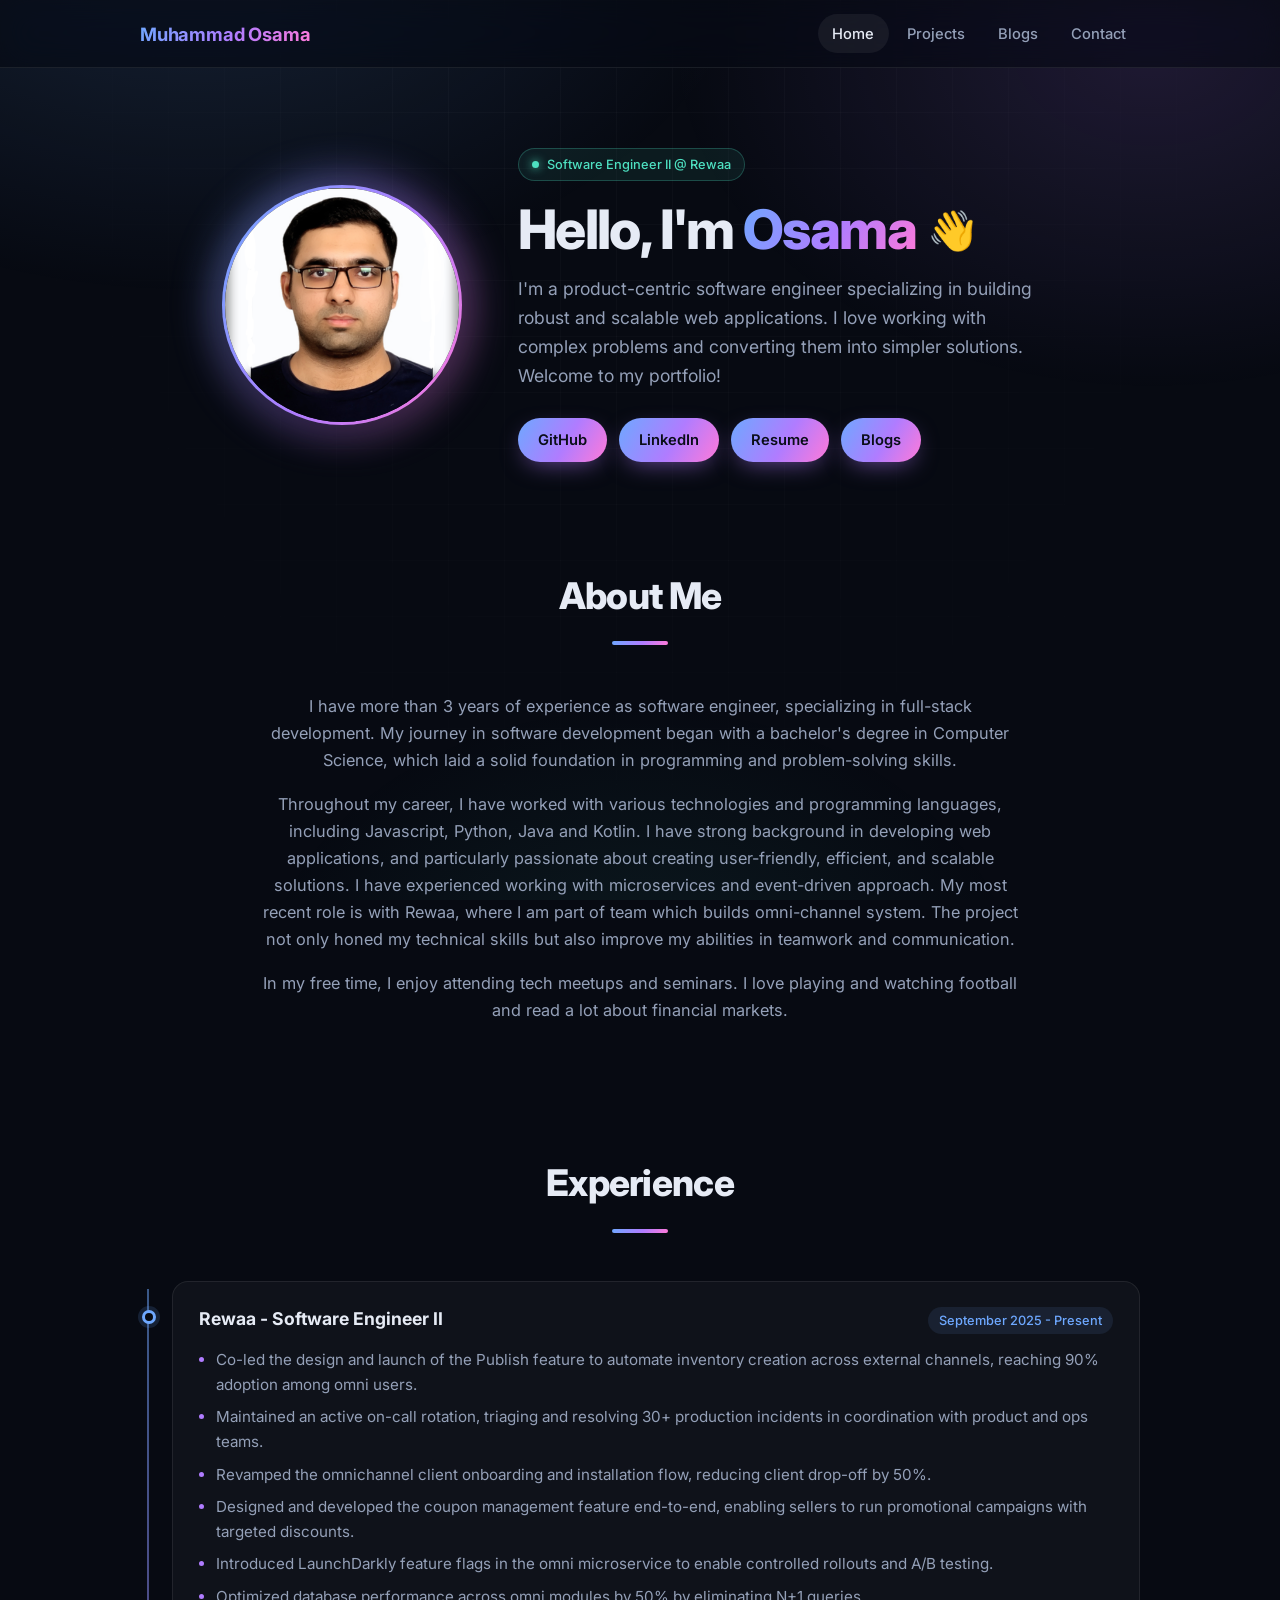
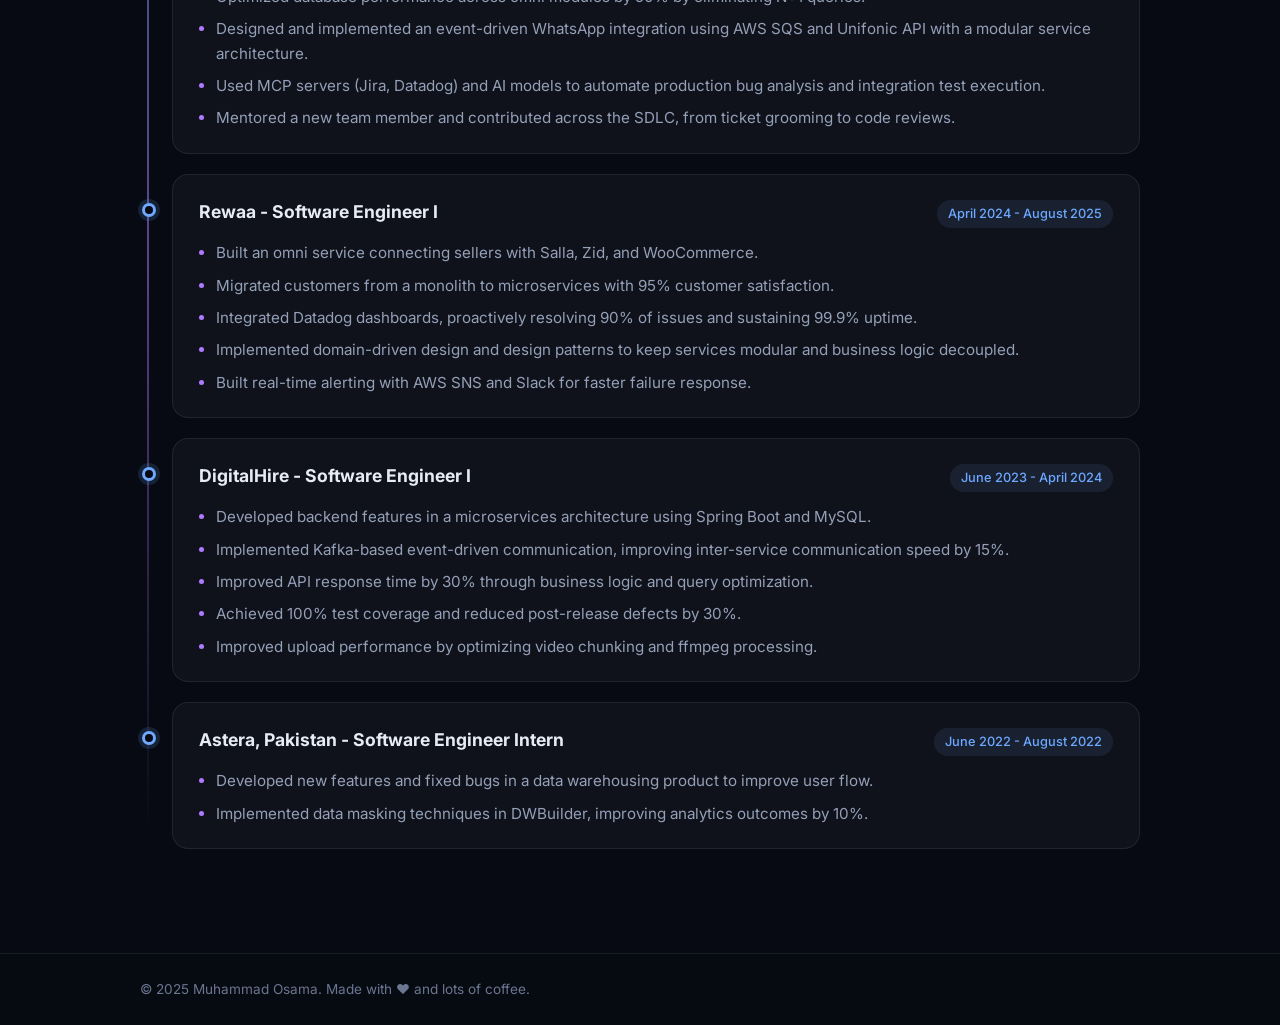
<file: docs/index.html>
<!DOCTYPE html>
<html lang="en">
  <head>
    <meta charset="UTF-8" />
    <meta name="viewport" content="width=device-width, initial-scale=1.0" />
    <title>Muhammad Osama - Software Engineer</title>
    <link rel="preconnect" href="https://fonts.googleapis.com" />
    <link rel="preconnect" href="https://fonts.gstatic.com" crossorigin />
    <link
      href="https://fonts.googleapis.com/css2?family=Inter:wght@400;500;600;700;800&display=swap"
      rel="stylesheet"
    />
    <meta name="theme-color" content="#070a12" />
    <link rel="stylesheet" href="style.css" />
  </head>
  <body>
    <nav>
      <div class="container nav-container">
        <div class="logo">Muhammad Osama</div>

        <ul class="navbar">
          <li><a class="active" href="index.html">Home</a></li>
          <li><a href="projects.html">Projects</a></li>
          <li><a href="blogs.html">Blogs</a></li>
          <li><a href="contact.html">Contact</a></li>
        </ul>
      </div>
    </nav>
    <header class="intro-section container">
      <div class="intro-flex">
        <div class="profile-wrap">
          <img
            src="49d0c488-ae77-48f6-b3bd-8326aa9d37d3.png"
            alt="Muhammad Osama"
            class="profile-pic"
          />
        </div>
        <div class="intro-text">
          <span class="eyebrow">Software Engineer II @ Rewaa</span>
          <div class="greeting">
            <h1>Hello, I'm <span class="name-gradient">Osama</span></h1>
            <span class="wave">👋</span>
          </div>
          <p>
            I'm a product-centric software engineer specializing in building
            robust and scalable web applications. I love working with complex
            problems and converting them into simpler solutions. Welcome to my
            portfolio!
          </p>
          <div class="social-links">
            <a
              href="https://github.com/muhammadosama984"
              target="_blank"
              class="resume-button"
              >GitHub</a
            >
            <a
              href="https://www.linkedin.com/in/muhammadosama984/"
              target="_blank"
              class="resume-button"
              >LinkedIn</a
            >
            <a
              href="Muhammad%20Osama%20CV-3.pdf"
              download="Muhammad-Osama-CV.pdf"
              class="resume-button"
              >Resume</a
            >
            <a href="blogs.html" class="resume-button">Blogs</a>
          </div>
        </div>
      </div>
    </header>


    <section id="about" class="about-section container reveal">
      <h2 class="section-title">About Me</h2>
      <p>
        I have more than 3 years of experience as software engineer,
        specializing in full-stack development. My journey in software
        development began with a bachelor's degree in Computer Science, which
        laid a solid foundation in programming and problem-solving skills.
      </p>
      <p>
        Throughout my career, I have worked with various technologies and
        programming languages, including Javascript, Python, Java and Kotlin. I
        have strong background in developing web applications, and particularly
        passionate about creating user-friendly, efficient, and scalable
        solutions. I have experienced working with microservices and
        event-driven approach. My most recent role is with Rewaa, where I am
        part of team which builds omni-channel system. The project not only
        honed my technical skills but also improve my abilities in teamwork and
        communication.
      </p>
      <p>
        In my free time, I enjoy attending tech meetups and seminars. I love
        playing and watching football and read a lot about financial markets.
      </p>
    </section>

    <section id="experience" class="experience-section container reveal">
      <h2 class="section-title">Experience</h2>
      <div class="experience-list">
        <article class="experience-item reveal">
          <div class="experience-head">
            <h3>Rewaa - Software Engineer II</h3>
            <span>September 2025 - Present</span>
          </div>
          <ul>

            <li>Co-led the design and launch of the Publish feature to automate inventory creation across external channels, reaching 90% adoption among omni users.</li>
            <li>Maintained an active on-call rotation, triaging and resolving 30+ production incidents in coordination with product and ops teams.</li>
            <li>Revamped the omnichannel client onboarding and installation flow, reducing client drop-off by 50%.</li>
            <li>Designed and developed the coupon management feature end-to-end, enabling sellers to run promotional campaigns with targeted discounts.</li>
            <li>Introduced LaunchDarkly feature flags in the omni microservice to enable controlled rollouts and A/B testing.</li>
            <li>Optimized database performance across omni modules by 50% by eliminating N+1 queries.</li>
            <li>Designed and implemented an event-driven WhatsApp integration using AWS SQS and Unifonic API with a modular service architecture.</li>
            <li>Used MCP servers (Jira, Datadog) and AI models to automate production bug analysis and integration test execution.</li>
            <li>Mentored a new team member and contributed across the SDLC, from ticket grooming to code reviews.</li>
          </ul>
        </article>

        <article class="experience-item reveal">
          <div class="experience-head">
            <h3>Rewaa - Software Engineer I</h3>
            <span>April 2024 - August 2025</span>
          </div>
          <ul>
            <li>Built an omni service connecting sellers with Salla, Zid, and WooCommerce.</li>
                        <li>Migrated customers from a monolith to microservices with 95% customer satisfaction.</li>
            <li>Integrated Datadog dashboards, proactively resolving 90% of issues and sustaining 99.9% uptime.</li>
            <li>Implemented domain-driven design and design patterns to keep services modular and business logic decoupled.</li>
            <li>Built real-time alerting with AWS SNS and Slack for faster failure response.</li>
          </ul>
        </article>

        <article class="experience-item reveal">
          <div class="experience-head">
            <h3>DigitalHire - Software Engineer I</h3>
            <span>June 2023 - April 2024</span>
          </div>
          <ul>
            <li>Developed backend features in a microservices architecture using Spring Boot and MySQL.</li>
            <li>Implemented Kafka-based event-driven communication, improving inter-service communication speed by 15%.</li>
            <li>Improved API response time by 30% through business logic and query optimization.</li>
            <li>Achieved 100% test coverage and reduced post-release defects by 30%.</li>
            <li>Improved upload performance by optimizing video chunking and ffmpeg processing.</li>
          </ul>
        </article>

        <article class="experience-item reveal">
          <div class="experience-head">
            <h3>Astera, Pakistan - Software Engineer Intern</h3>
            <span>June 2022 - August 2022</span>
          </div>
          <ul>
            <li>Developed new features and fixed bugs in a data warehousing product to improve user flow.</li>
            <li>Implemented data masking techniques in DWBuilder, improving analytics outcomes by 10%.</li>
          </ul>
        </article>
      </div>
    </section>


    <footer class="main-footer">
      <div class="footer-bottom">
        <div class="container">
          <p>&copy; 2025 Muhammad Osama. Made with ❤️ and lots of coffee.</p>
          <a href="#" id="back-to-top">Back to top ↑</a>
        </div>
      </div>
    </footer>

    <script>
      const revealObserver = new IntersectionObserver(
        (entries) => {
          entries.forEach((entry) => {
            if (entry.isIntersecting) {
              entry.target.classList.add("visible");
              revealObserver.unobserve(entry.target);
            }
          });
        },
        { threshold: 0.12 }
      );
      document
        .querySelectorAll(".reveal")
        .forEach((el) => revealObserver.observe(el));

      const backToTopButton = document.getElementById("back-to-top");

      window.addEventListener("scroll", () => {
        if (window.pageYOffset > 300) {
          backToTopButton.style.display = "block";
        } else {
          backToTopButton.style.display = "none";
        }
      });

      backToTopButton.addEventListener("click", (e) => {
        e.preventDefault();
        window.scrollTo({
          top: 0,
          behavior: "smooth",
        });
      });
    </script>
  </body>
</html>
</file>
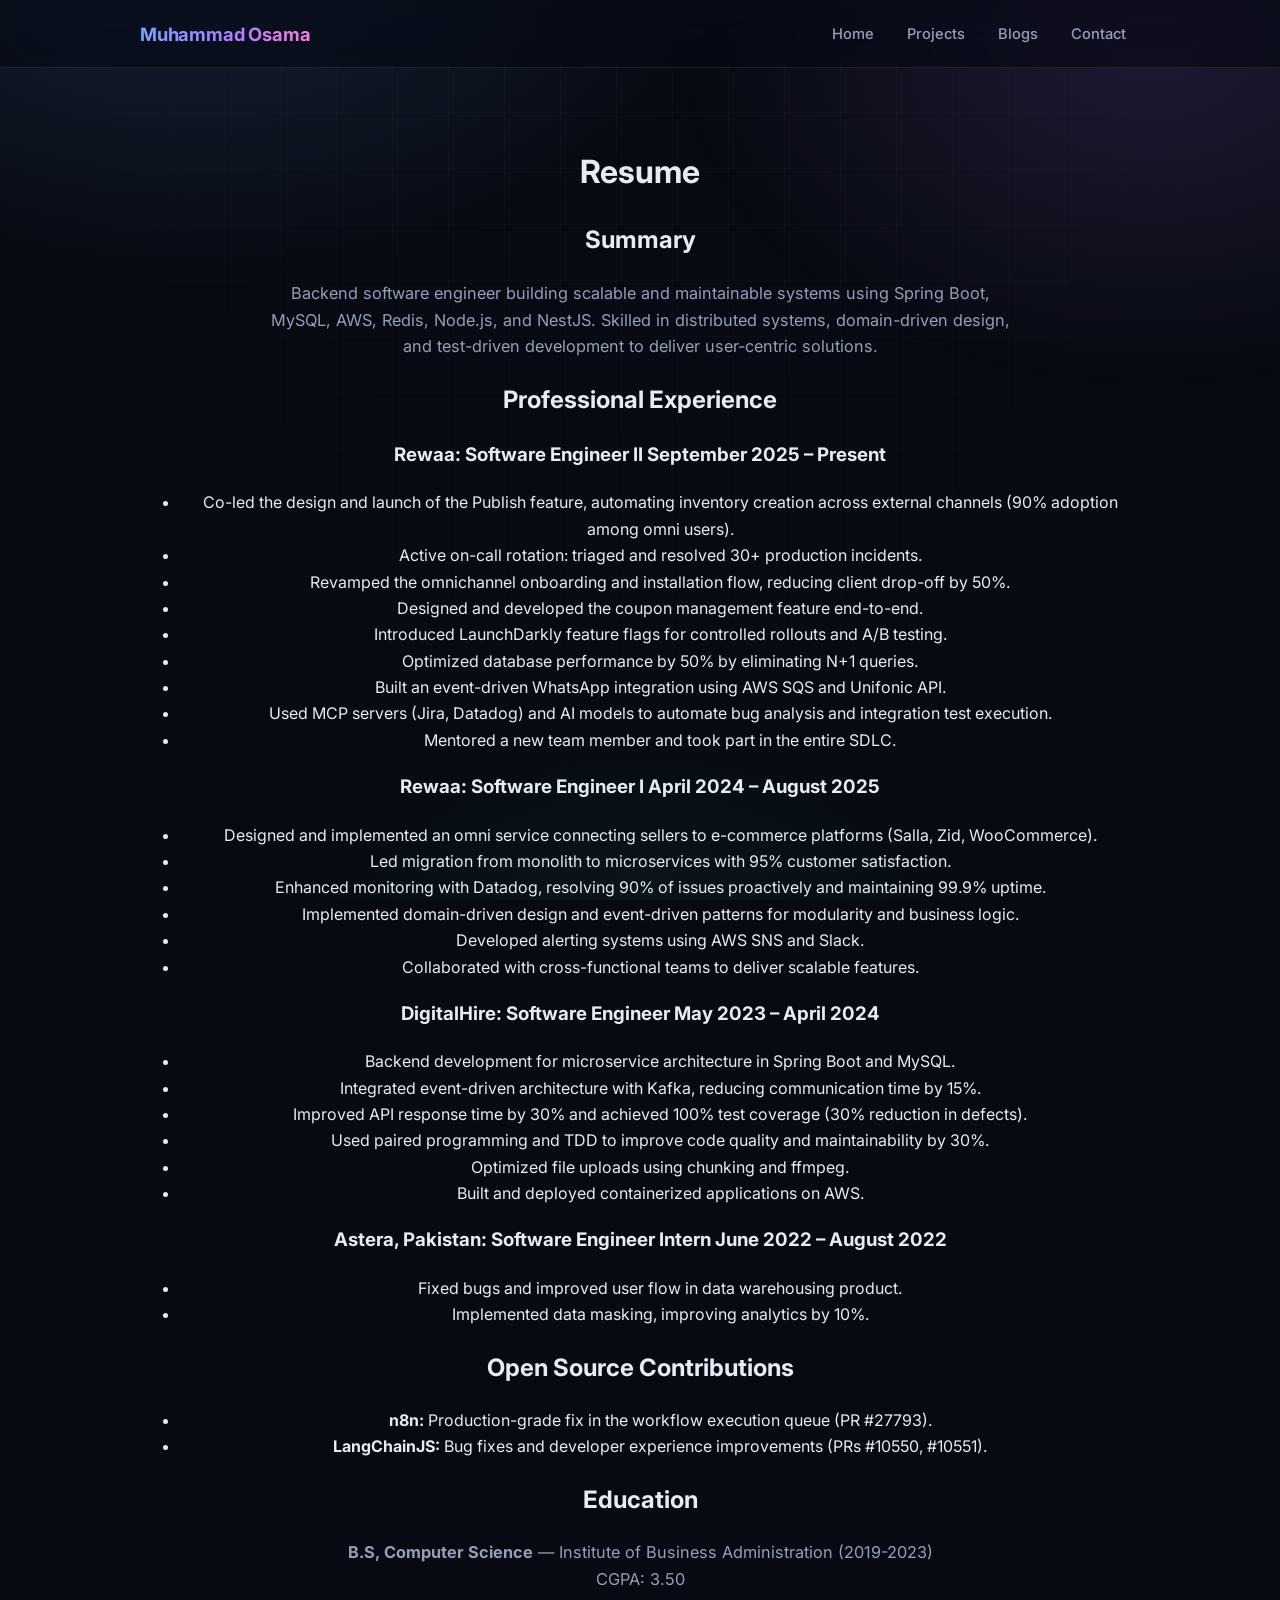
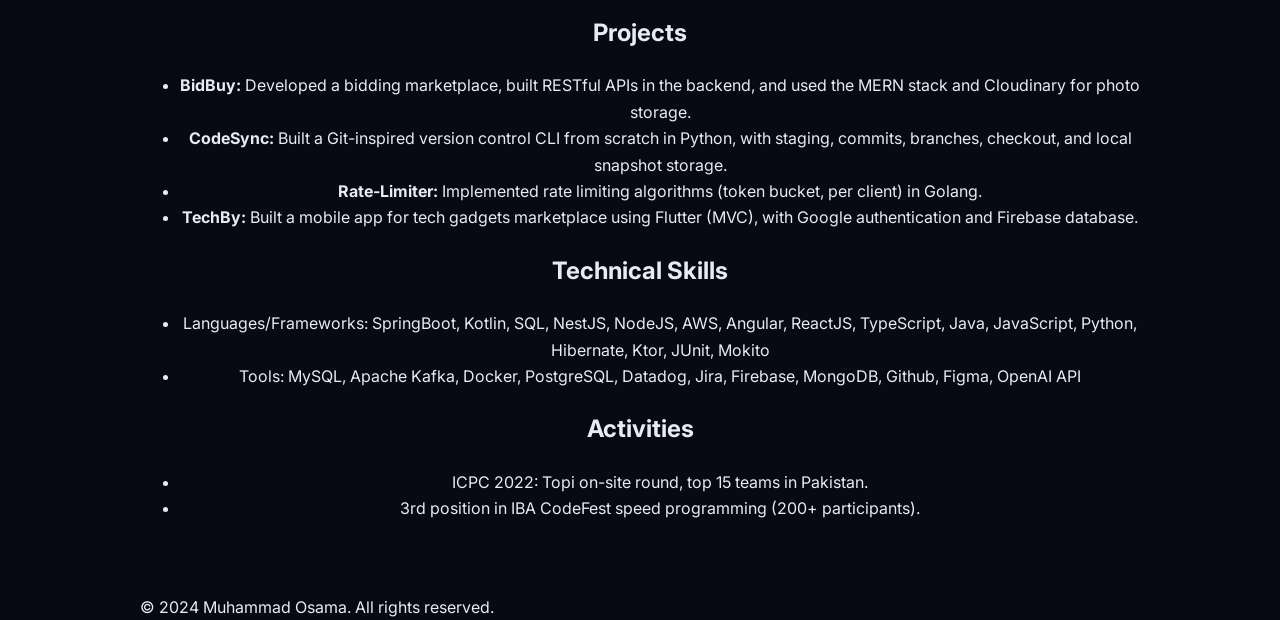
<file: docs/about.html>
<!DOCTYPE html>
<html lang="en">
  <head>
    <meta charset="UTF-8" />
    <meta name="viewport" content="width=device-width, initial-scale=1.0" />
    <title>About - DeveloperFolio</title>
    <link rel="preconnect" href="https://fonts.googleapis.com" />
    <link rel="preconnect" href="https://fonts.gstatic.com" crossorigin />
    <link
      href="https://fonts.googleapis.com/css2?family=Inter:wght@400;500;600;700;800&display=swap"
      rel="stylesheet"
    />
    <meta name="theme-color" content="#070a12" />
    <link rel="stylesheet" href="style.css" />
  </head>
  <body>
    <nav>
      <div class="container nav-container">
        <div class="logo">Muhammad Osama</div>
        <ul class="navbar">
          <li><a href="index.html">Home</a></li>
          <li><a href="projects.html">Projects</a></li>
          <li><a href="blogs.html">Blogs</a></li>
          <li><a href="contact.html">Contact</a></li>
        </ul>
      </div>
    </nav>
    <main class="container about-section">
      <h1>Resume</h1>
      <section class="summary">
        <h2>Summary</h2>
        <p>
          Backend software engineer building scalable and maintainable systems
          using Spring Boot, MySQL, AWS, Redis, Node.js, and NestJS. Skilled in
          distributed systems, domain-driven design, and test-driven development
          to deliver user-centric solutions.
        </p>
      </section>
      <section class="experience">
        <h2>Professional Experience</h2>
        <div class="job">
          <h3>
            Rewaa: Software Engineer II
            <span class="job-date">September 2025 – Present</span>
          </h3>
          <ul>
            <li>Co-led the design and launch of the Publish feature, automating inventory creation across external channels (90% adoption among omni users).</li>
            <li>Active on-call rotation: triaged and resolved 30+ production incidents.</li>
            <li>Revamped the omnichannel onboarding and installation flow, reducing client drop-off by 50%.</li>
            <li>Designed and developed the coupon management feature end-to-end.</li>
            <li>Introduced LaunchDarkly feature flags for controlled rollouts and A/B testing.</li>
            <li>Optimized database performance by 50% by eliminating N+1 queries.</li>
            <li>Built an event-driven WhatsApp integration using AWS SQS and Unifonic API.</li>
            <li>Used MCP servers (Jira, Datadog) and AI models to automate bug analysis and integration test execution.</li>
            <li>Mentored a new team member and took part in the entire SDLC.</li>
          </ul>
        </div>
        <div class="job">
          <h3>
            Rewaa: Software Engineer I
            <span class="job-date">April 2024 – August 2025</span>
          </h3>
          <ul>
            <li>
              Designed and implemented an omni service connecting sellers to
              e-commerce platforms (Salla, Zid, WooCommerce).
            </li>
            
            <li>
              Led migration from monolith to microservices with 95% customer
              satisfaction.
            </li>
            <li>
              Enhanced monitoring with Datadog, resolving 90% of issues
              proactively and maintaining 99.9% uptime.
            </li>
            <li>
              Implemented domain-driven design and event-driven patterns for
              modularity and business logic.
            </li>
            <li>Developed alerting systems using AWS SNS and Slack.</li>
            <li>
              Collaborated with cross-functional teams to deliver scalable
              features.
            </li>
          </ul>
        </div>
        <div class="job">
          <h3>
            DigitalHire: Software Engineer
            <span class="job-date">May 2023 – April 2024</span>
          </h3>
          <ul>
            <li>
              Backend development for microservice architecture in Spring Boot
              and MySQL.
            </li>
            <li>
              Integrated event-driven architecture with Kafka, reducing
              communication time by 15%.
            </li>
            <li>
              Improved API response time by 30% and achieved 100% test coverage
              (30% reduction in defects).
            </li>
            <li>
              Used paired programming and TDD to improve code quality and
              maintainability by 30%.
            </li>
            <li>Optimized file uploads using chunking and ffmpeg.</li>
            <li>Built and deployed containerized applications on AWS.</li>
          </ul>
        </div>
        <div class="job">
          <h3>
            Astera, Pakistan: Software Engineer Intern
            <span class="job-date">June 2022 – August 2022</span>
          </h3>
          <ul>
            <li>
              Fixed bugs and improved user flow in data warehousing product.
            </li>
            <li>Implemented data masking, improving analytics by 10%.</li>
          </ul>
        </div>
      </section>
      <section class="opensource">
        <h2>Open Source Contributions</h2>
        <ul>
          <li><strong>n8n:</strong> Production-grade fix in the workflow execution queue (PR #27793).</li>
          <li><strong>LangChainJS:</strong> Bug fixes and developer experience improvements (PRs #10550, #10551).</li>
        </ul>
      </section>
      <section class="education">
        <h2>Education</h2>
        <p>
          <strong>B.S, Computer Science</strong> — Institute of Business
          Administration (2019-2023)<br />CGPA: 3.50
        </p>
      </section>
      <section class="projects">
        <h2>Projects</h2>
        <ul class="projects-list">
          <li>
            <strong>BidBuy:</strong> Developed a bidding marketplace, built
            RESTful APIs in the backend, and used the MERN stack and Cloudinary
            for photo storage.
          </li>
          <li>
            <strong>CodeSync:</strong> Built a Git-inspired version control CLI
            from scratch in Python, with staging, commits, branches, checkout,
            and local snapshot storage.
          </li>
          <li>
            <strong>Rate-Limiter:</strong> Implemented rate limiting algorithms
            (token bucket, per client) in Golang.
          </li>
          <li>
            <strong>TechBy:</strong> Built a mobile app for tech gadgets
            marketplace using Flutter (MVC), with Google authentication and
            Firebase database.
          </li>
        </ul>
      </section>
      <section class="skills">
        <h2>Technical Skills</h2>
        <ul class="skills-list">
          <li>
            Languages/Frameworks: SpringBoot, Kotlin, SQL, NestJS, NodeJS, AWS,
            Angular, ReactJS, TypeScript, Java, JavaScript, Python, Hibernate,
            Ktor, JUnit, Mokito
          </li>
          <li>
            Tools: MySQL, Apache Kafka, Docker, PostgreSQL, Datadog, Jira,
            Firebase, MongoDB, Github, Figma, OpenAI API
          </li>
        </ul>
      </section>
      <section class="activities">
        <h2>Activities</h2>
        <ul>
          <li>ICPC 2022: Topi on-site round, top 15 teams in Pakistan.</li>
          <li>
            3rd position in IBA CodeFest speed programming (200+ participants).
          </li>
        </ul>
      </section>
    </main>
    <footer>
      <div class="container">
        &copy; 2024 Muhammad Osama. All rights reserved.
      </div>
    </footer>
  </body>
</html>
</file>
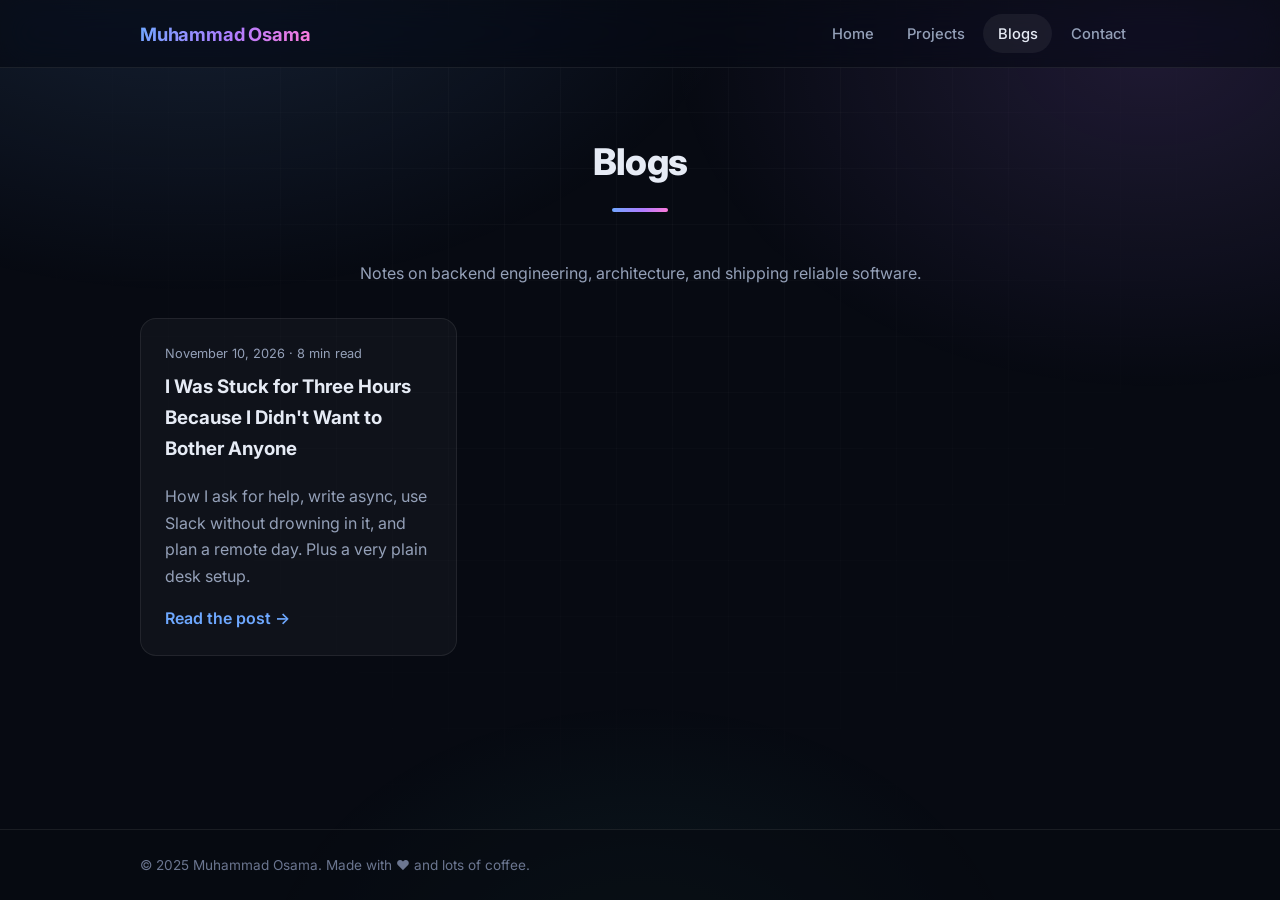
<file: docs/blogs.html>
<!DOCTYPE html>
<html lang="en">
  <head>
    <meta charset="UTF-8" />
    <meta name="viewport" content="width=device-width, initial-scale=1.0" />
    <title>Blogs - Muhammad Osama</title>
    <link rel="preconnect" href="https://fonts.googleapis.com" />
    <link rel="preconnect" href="https://fonts.gstatic.com" crossorigin />
    <link
      href="https://fonts.googleapis.com/css2?family=Inter:wght@400;500;600;700;800&display=swap"
      rel="stylesheet"
    />
    <meta name="theme-color" content="#070a12" />
    <link rel="stylesheet" href="style.css" />
  </head>
  <body>
    <nav>
      <div class="container nav-container">
        <div class="logo">Muhammad Osama</div>
        <ul class="navbar">
          <li><a href="index.html">Home</a></li>
          <li><a href="projects.html">Projects</a></li>
          <li><a class="active" href="blogs.html">Blogs</a></li>
          <li><a href="contact.html">Contact</a></li>
        </ul>
      </div>
    </nav>

    <main class="container blogs-section">
      <h2 class="section-title">Blogs</h2>
      <p class="blogs-intro">
        Notes on backend engineering, architecture, and shipping reliable
        software.
      </p>

      <div class="blog-grid">
        <article class="blog-card">
          <p class="blog-meta">November 10, 2026 &middot; 8 min read</p>
          <h3>I Was Stuck for Three Hours Because I Didn't Want to Bother Anyone</h3>
          <p>
            How I ask for help, write async, use Slack without drowning in it,
            and plan a remote day. Plus a very plain desk setup.
          </p>
          <a href="blogs/working-remotely.html">Read the post &rarr;</a>
        </article>
      </div>
    </main>

    <footer class="main-footer">
      <div class="footer-bottom">
        <div class="container">
          <p>&copy; 2025 Muhammad Osama. Made with ❤️ and lots of coffee.</p>
        </div>
      </div>
    </footer>
  </body>
</html>
</file>
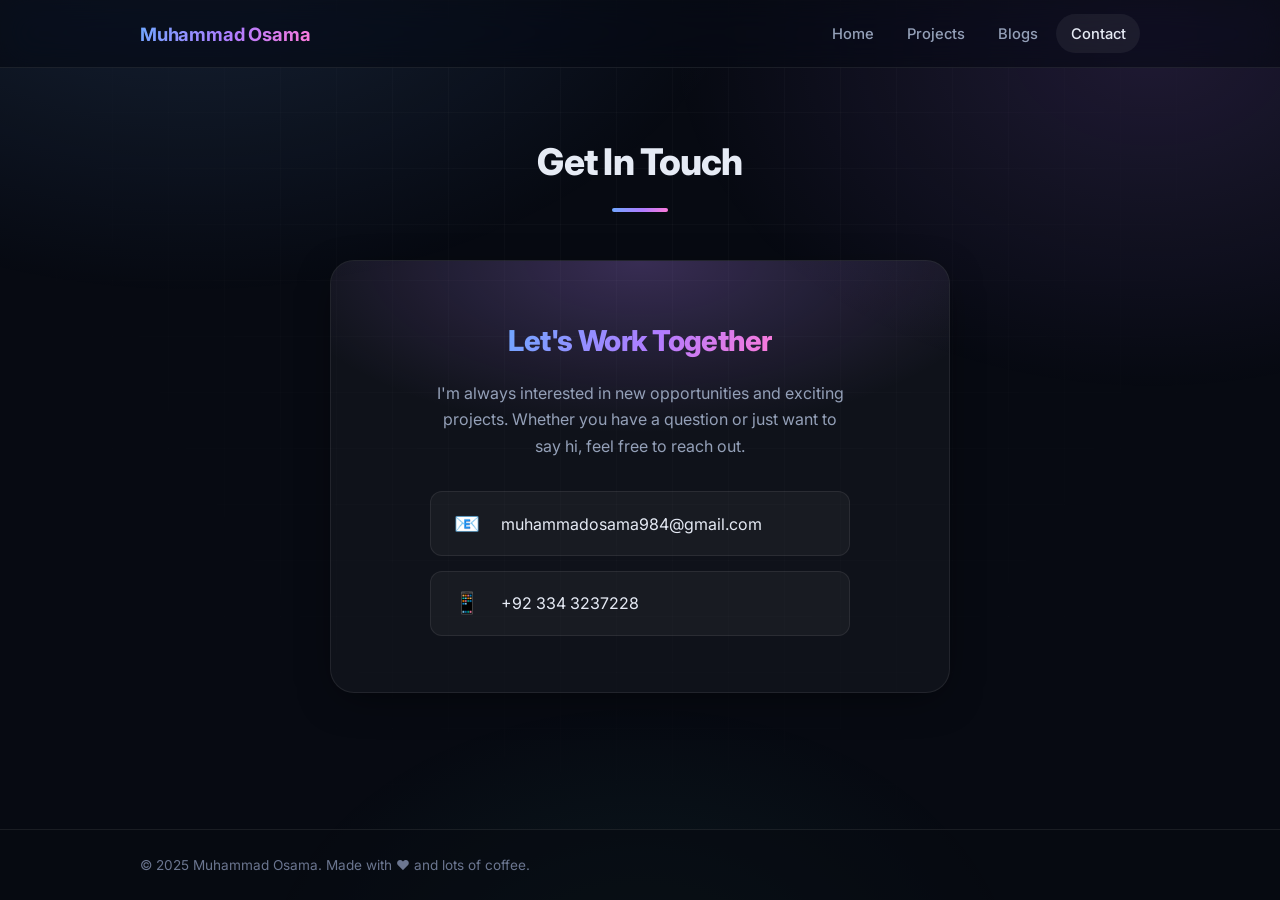
<file: docs/contact.html>
<!DOCTYPE html>
<html lang="en">
  <head>
    <meta charset="UTF-8" />
    <meta name="viewport" content="width=device-width, initial-scale=1.0" />
    <title>Contact - Muhammad Osama</title>
    <link rel="preconnect" href="https://fonts.googleapis.com" />
    <link rel="preconnect" href="https://fonts.gstatic.com" crossorigin />
    <link
      href="https://fonts.googleapis.com/css2?family=Inter:wght@400;500;600;700;800&display=swap"
      rel="stylesheet"
    />
    <meta name="theme-color" content="#070a12" />
    <link rel="stylesheet" href="style.css" />
  </head>
  <body>
    <nav>
      <div class="container nav-container">
        <div class="logo">Muhammad Osama</div>
        <ul class="navbar">
          <li><a href="index.html">Home</a></li>
          <li><a href="projects.html">Projects</a></li>
          <li><a href="blogs.html">Blogs</a></li>
          <li><a class="active" href="contact.html">Contact</a></li>
        </ul>
      </div>
    </nav>
    <main class="container contact-section">
      <h2 class="section-title">Get In Touch</h2>
      <div class="contact-wrapper">
        <div class="contact-info-center">
          <h3>Let's Work Together</h3>
          <p>
            I'm always interested in new opportunities and exciting projects.
            Whether you have a question or just want to say hi, feel free to
            reach out.
          </p>
          <div class="contact-details">
            <div class="contact-item">
              <span class="contact-icon">📧</span>
              <span>muhammadosama984@gmail.com</span>
            </div>
            <div class="contact-item">
              <span class="contact-icon">📱</span>
              <span>+92 334 3237228</span>
            </div>
          </div>
        </div>
      </div>
    </main>
    <footer class="main-footer">
      <div class="footer-bottom">
        <div class="container">
          <p>&copy; 2025 Muhammad Osama. Made with ❤️ and lots of coffee.</p>
        </div>
      </div>
    </footer>
  </body>
</html>
</file>
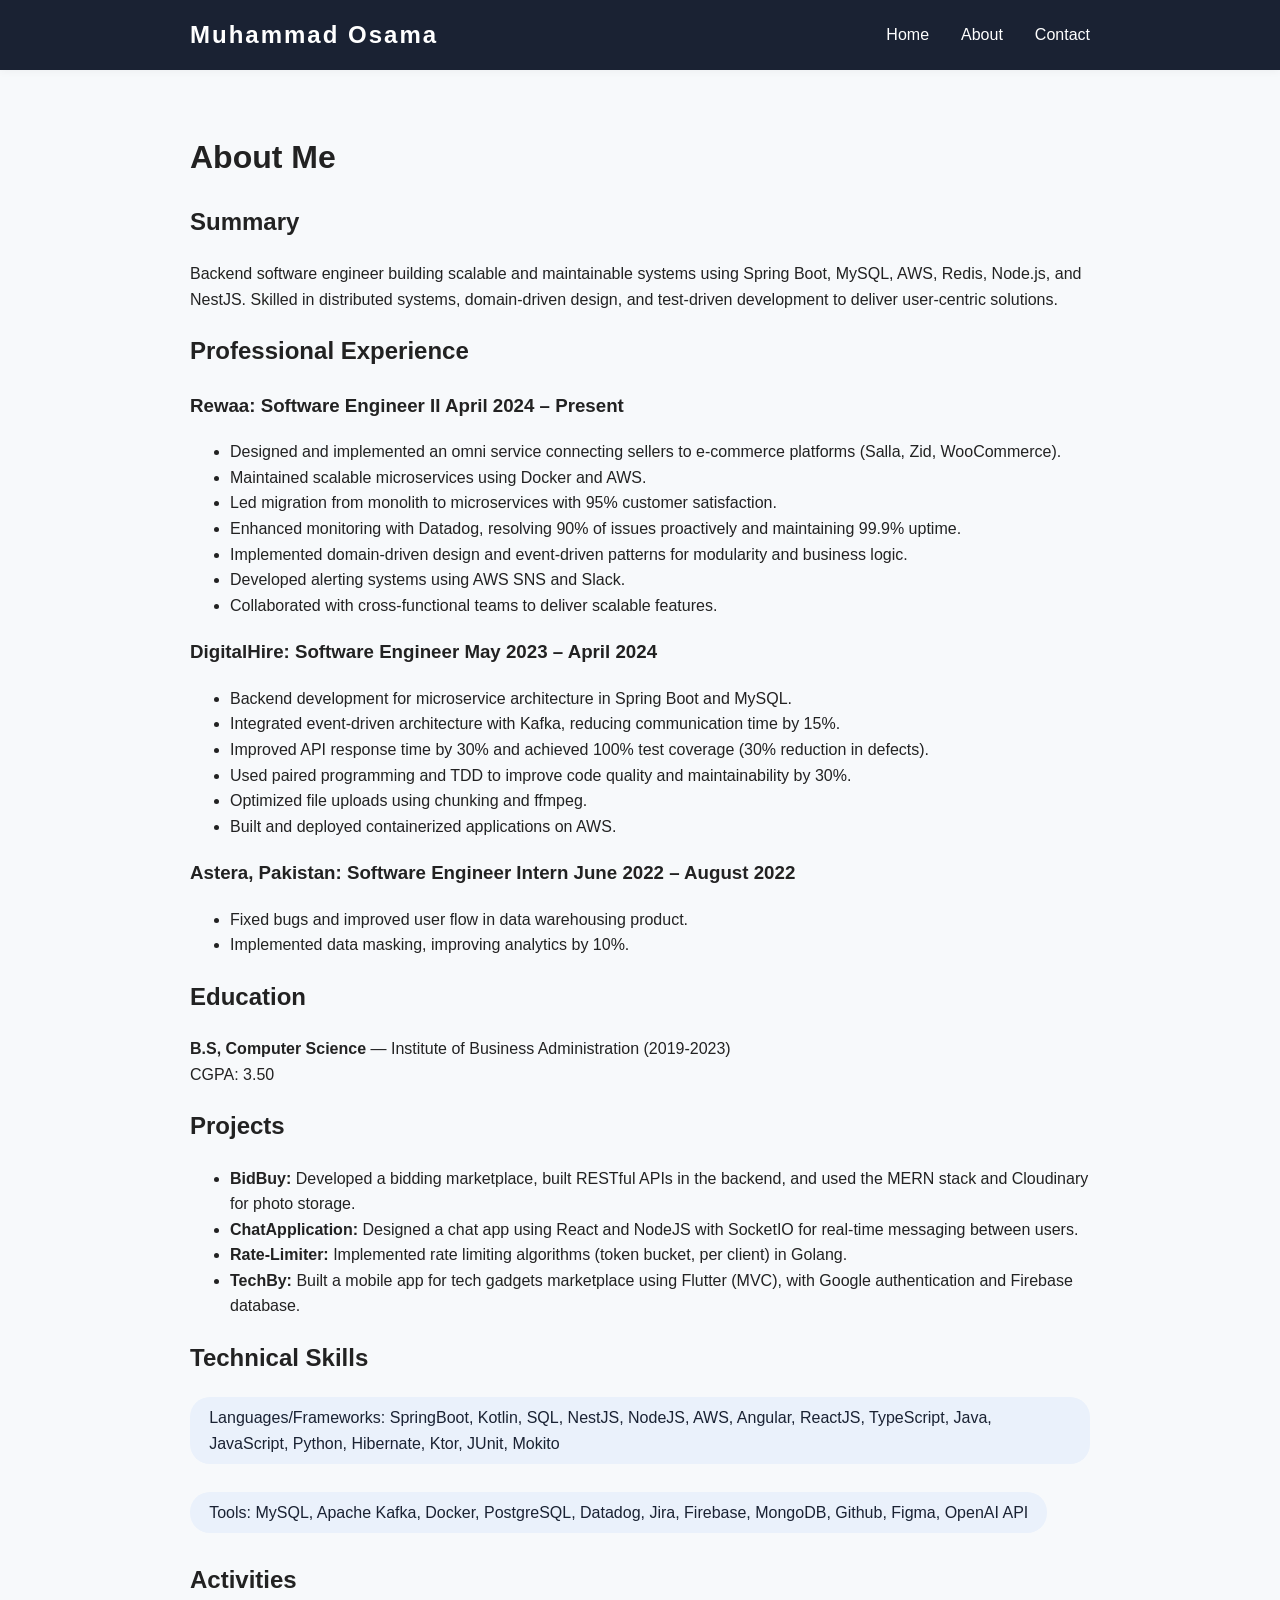
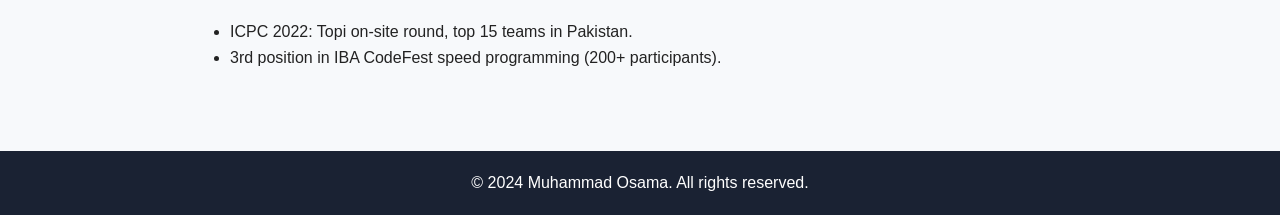
<file: Portfolio/about.html>
<!DOCTYPE html>
<html lang="en">
  <head>
    <meta charset="UTF-8" />
    <meta name="viewport" content="width=device-width, initial-scale=1.0" />
    <title>About - DeveloperFolio</title>
    <link rel="stylesheet" href="style.css" />
  </head>
  <body>
    <nav>
      <div class="container nav-container">
        <div class="logo">Muhammad Osama</div>
        <ul class="navbar">
          <li><a href="index.html">Home</a></li>
          <li><a href="about.html">About</a></li>
          <li><a href="contact.html">Contact</a></li>
        </ul>
      </div>
    </nav>
    <main class="container about-section">
      <h1>About Me</h1>
      <section class="summary">
        <h2>Summary</h2>
        <p>
          Backend software engineer building scalable and maintainable systems
          using Spring Boot, MySQL, AWS, Redis, Node.js, and NestJS. Skilled in
          distributed systems, domain-driven design, and test-driven development
          to deliver user-centric solutions.
        </p>
      </section>
      <section class="experience">
        <h2>Professional Experience</h2>
        <div class="job">
          <h3>
            Rewaa: Software Engineer II
            <span class="job-date">April 2024 – Present</span>
          </h3>
          <ul>
            <li>
              Designed and implemented an omni service connecting sellers to
              e-commerce platforms (Salla, Zid, WooCommerce).
            </li>
            <li>Maintained scalable microservices using Docker and AWS.</li>
            <li>
              Led migration from monolith to microservices with 95% customer
              satisfaction.
            </li>
            <li>
              Enhanced monitoring with Datadog, resolving 90% of issues
              proactively and maintaining 99.9% uptime.
            </li>
            <li>
              Implemented domain-driven design and event-driven patterns for
              modularity and business logic.
            </li>
            <li>Developed alerting systems using AWS SNS and Slack.</li>
            <li>
              Collaborated with cross-functional teams to deliver scalable
              features.
            </li>
          </ul>
        </div>
        <div class="job">
          <h3>
            DigitalHire: Software Engineer
            <span class="job-date">May 2023 – April 2024</span>
          </h3>
          <ul>
            <li>
              Backend development for microservice architecture in Spring Boot
              and MySQL.
            </li>
            <li>
              Integrated event-driven architecture with Kafka, reducing
              communication time by 15%.
            </li>
            <li>
              Improved API response time by 30% and achieved 100% test coverage
              (30% reduction in defects).
            </li>
            <li>
              Used paired programming and TDD to improve code quality and
              maintainability by 30%.
            </li>
            <li>Optimized file uploads using chunking and ffmpeg.</li>
            <li>Built and deployed containerized applications on AWS.</li>
          </ul>
        </div>
        <div class="job">
          <h3>
            Astera, Pakistan: Software Engineer Intern
            <span class="job-date">June 2022 – August 2022</span>
          </h3>
          <ul>
            <li>
              Fixed bugs and improved user flow in data warehousing product.
            </li>
            <li>Implemented data masking, improving analytics by 10%.</li>
          </ul>
        </div>
      </section>
      <section class="education">
        <h2>Education</h2>
        <p>
          <strong>B.S, Computer Science</strong> — Institute of Business
          Administration (2019-2023)<br />CGPA: 3.50
        </p>
      </section>
      <section class="projects">
        <h2>Projects</h2>
        <ul class="projects-list">
          <li>
            <strong>BidBuy:</strong> Developed a bidding marketplace, built
            RESTful APIs in the backend, and used the MERN stack and Cloudinary
            for photo storage.
          </li>
          <li>
            <strong>ChatApplication:</strong> Designed a chat app using React
            and NodeJS with SocketIO for real-time messaging between users.
          </li>
          <li>
            <strong>Rate-Limiter:</strong> Implemented rate limiting algorithms
            (token bucket, per client) in Golang.
          </li>
          <li>
            <strong>TechBy:</strong> Built a mobile app for tech gadgets
            marketplace using Flutter (MVC), with Google authentication and
            Firebase database.
          </li>
        </ul>
      </section>
      <section class="skills">
        <h2>Technical Skills</h2>
        <ul class="skills-list">
          <li>
            Languages/Frameworks: SpringBoot, Kotlin, SQL, NestJS, NodeJS, AWS,
            Angular, ReactJS, TypeScript, Java, JavaScript, Python, Hibernate,
            Ktor, JUnit, Mokito
          </li>
          <li>
            Tools: MySQL, Apache Kafka, Docker, PostgreSQL, Datadog, Jira,
            Firebase, MongoDB, Github, Figma, OpenAI API
          </li>
        </ul>
      </section>
      <section class="activities">
        <h2>Activities</h2>
        <ul>
          <li>ICPC 2022: Topi on-site round, top 15 teams in Pakistan.</li>
          <li>
            3rd position in IBA CodeFest speed programming (200+ participants).
          </li>
        </ul>
      </section>
    </main>
    <footer>
      <div class="container">
        &copy; 2024 Muhammad Osama. All rights reserved.
      </div>
    </footer>
  </body>
</html>
</file>
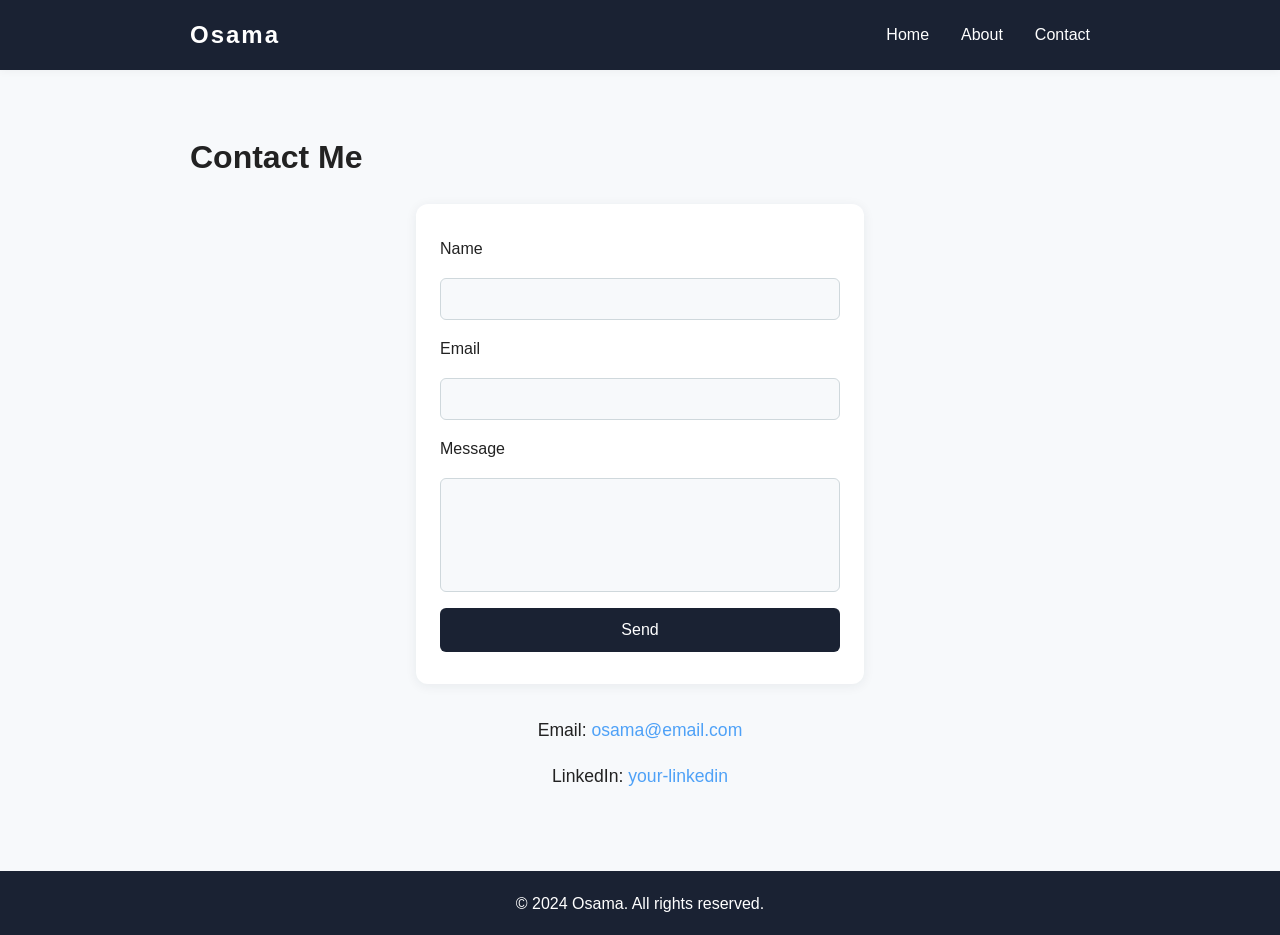
<file: Portfolio/contact.html>
<!DOCTYPE html>
<html lang="en">
  <head>
    <meta charset="UTF-8" />
    <meta name="viewport" content="width=device-width, initial-scale=1.0" />
    <title>Contact - Osama's Portfolio</title>
    <link rel="stylesheet" href="style.css" />
  </head>
  <body>
    <nav>
      <div class="container nav-container">
        <div class="logo">Osama</div>
        <ul class="navbar">
          <li><a href="index.html">Home</a></li>
          <li><a href="about.html">About</a></li>
          <li><a href="contact.html">Contact</a></li>
        </ul>
      </div>
    </nav>
    <main class="container contact-section">
      <h1>Contact Me</h1>
      <form class="contact-form">
        <label for="name">Name</label>
        <input type="text" id="name" name="name" required />
        <label for="email">Email</label>
        <input type="email" id="email" name="email" required />
        <label for="message">Message</label>
        <textarea id="message" name="message" rows="5" required></textarea>
        <button type="submit">Send</button>
      </form>
      <div class="contact-info">
        <p>Email: <a href="mailto:osama@email.com">osama@email.com</a></p>
        <p>
          LinkedIn:
          <a href="https://linkedin.com/in/your-linkedin" target="_blank"
            >your-linkedin</a
          >
        </p>
      </div>
    </main>
    <footer>
      <div class="container">&copy; 2024 Osama. All rights reserved.</div>
    </footer>
  </body>
</html>
</file>
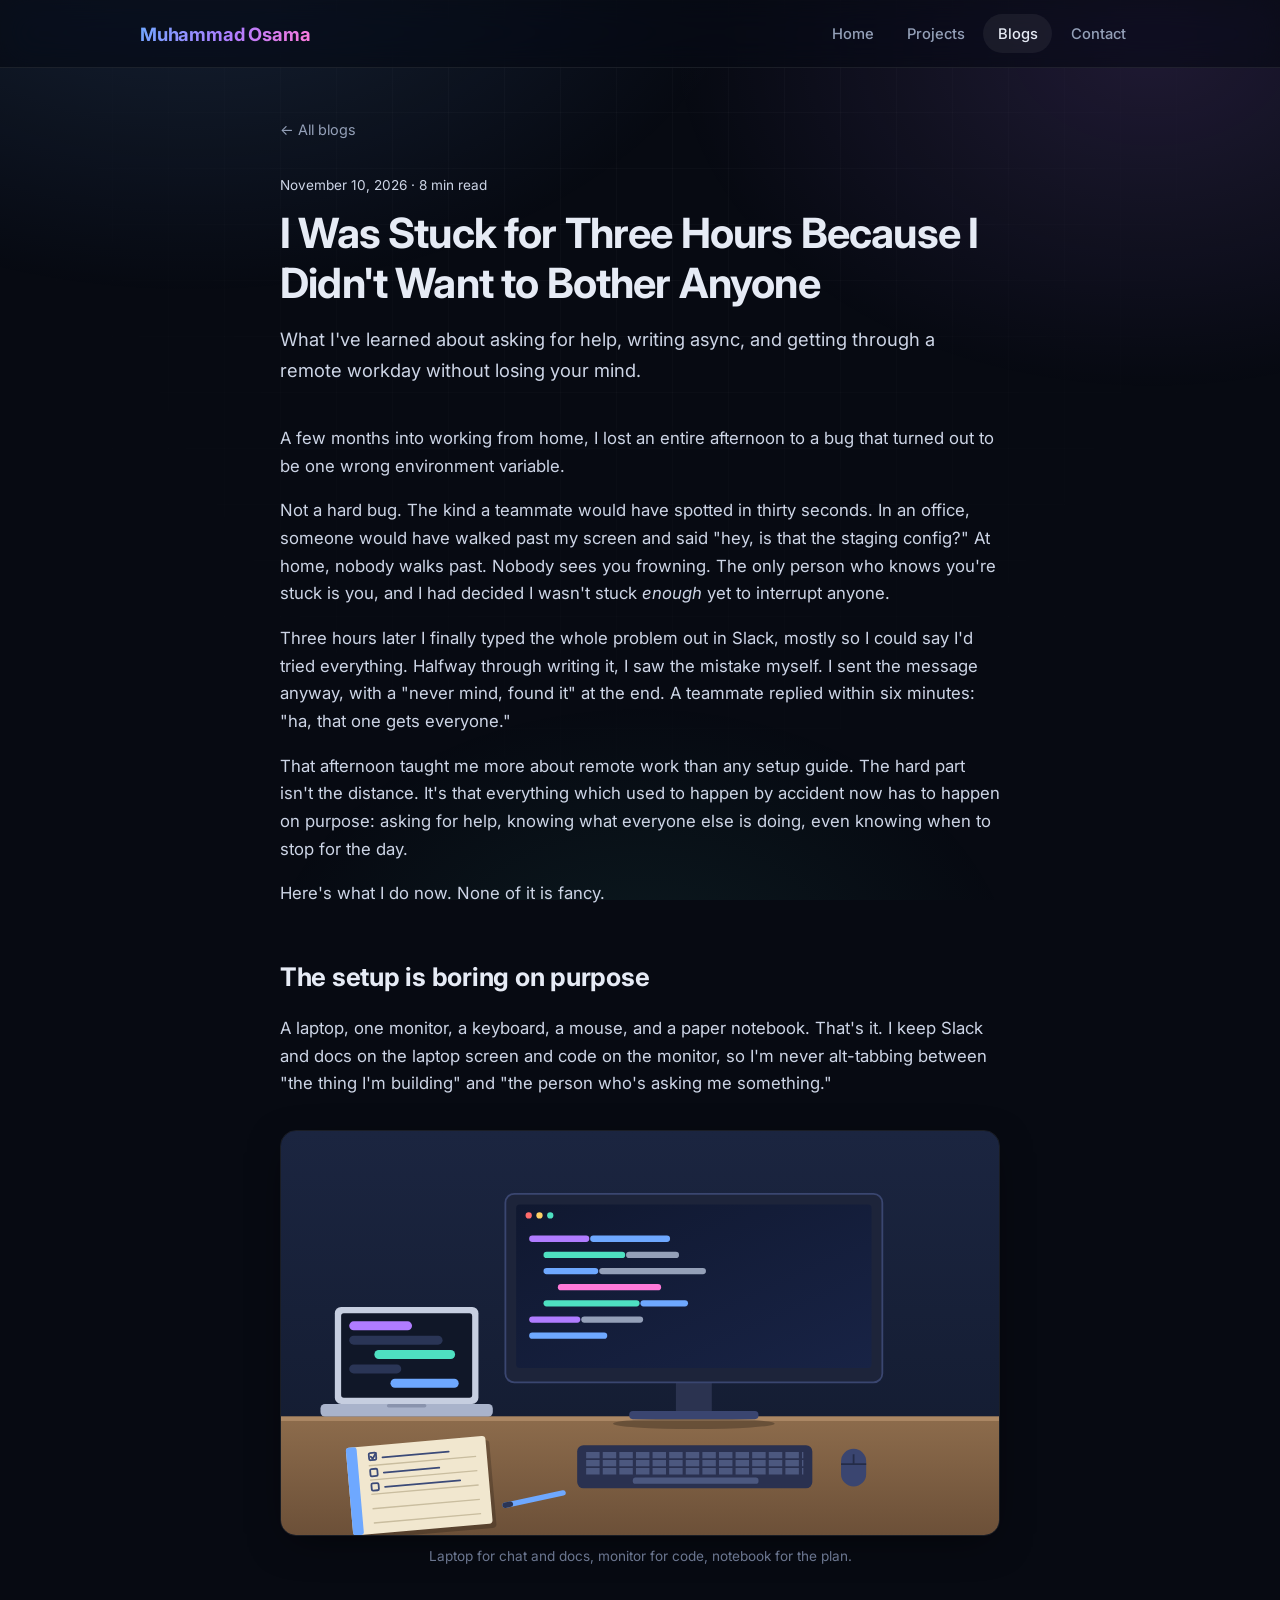
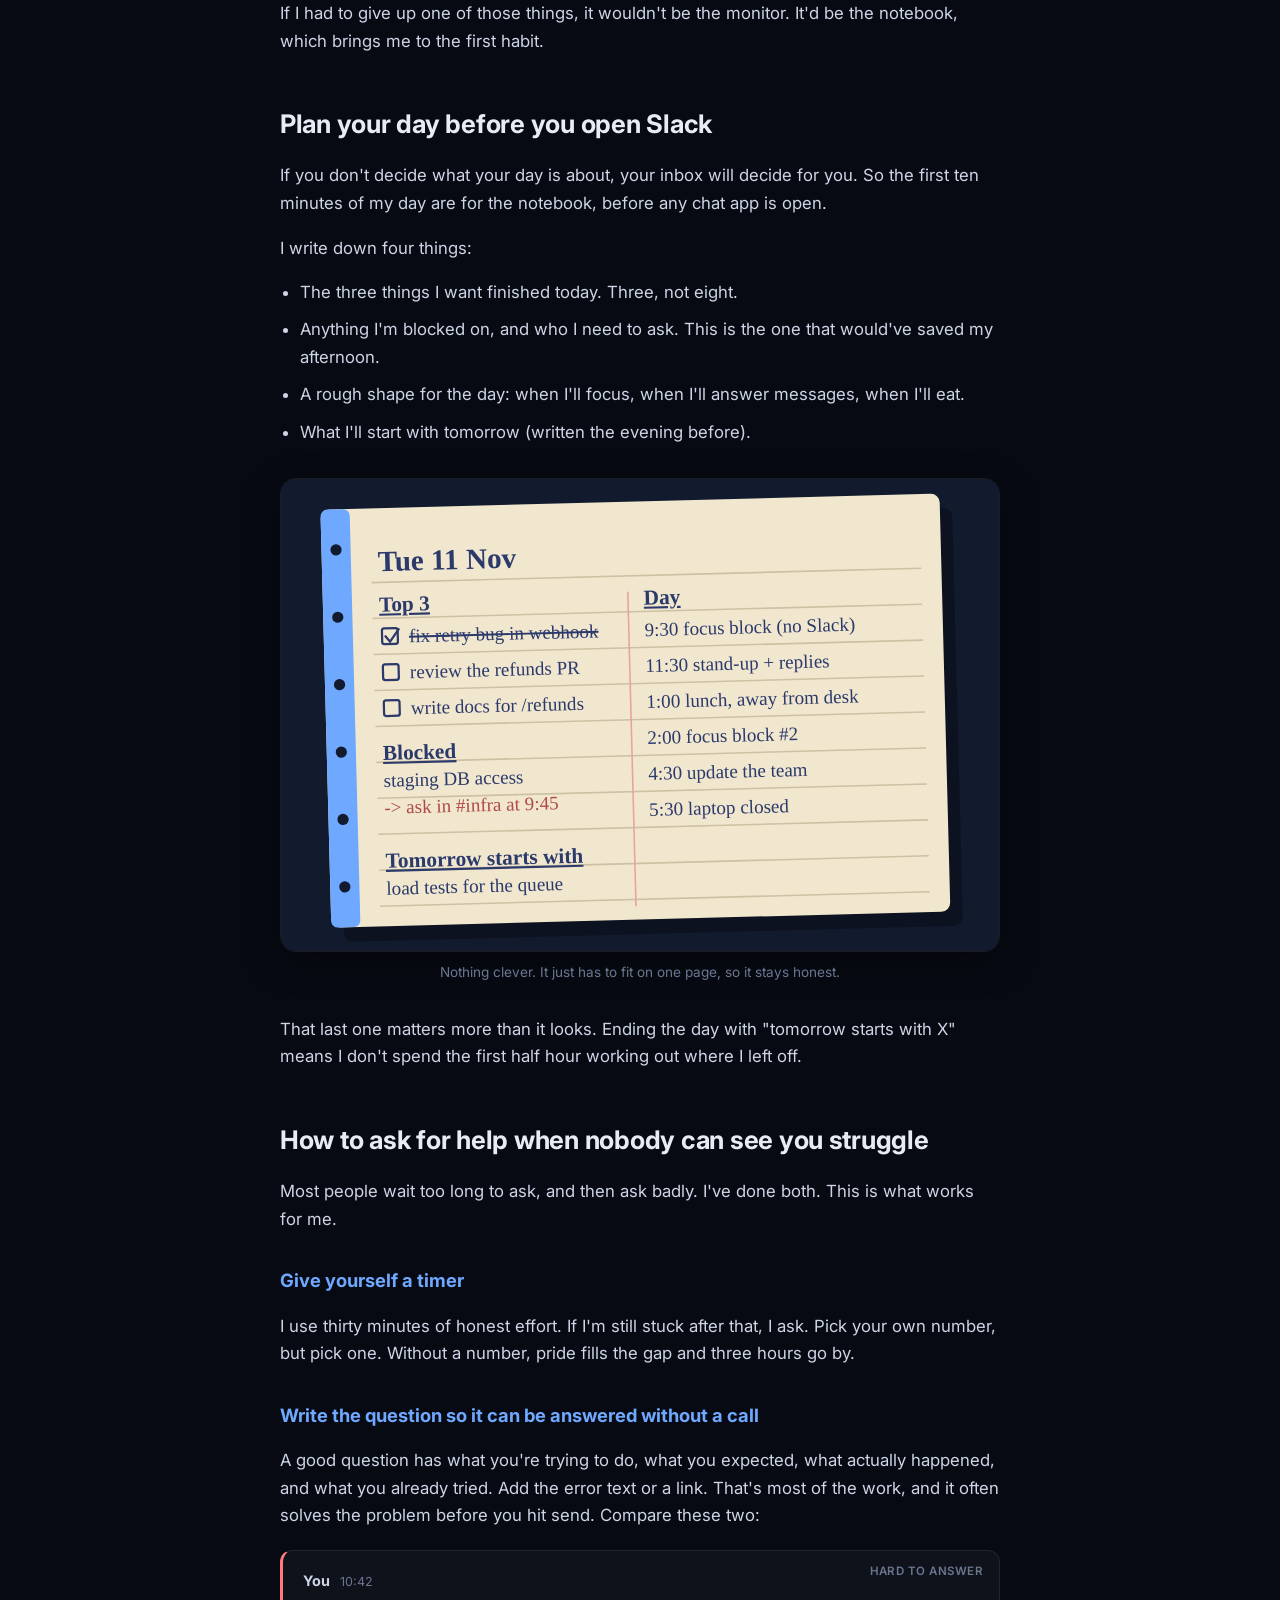
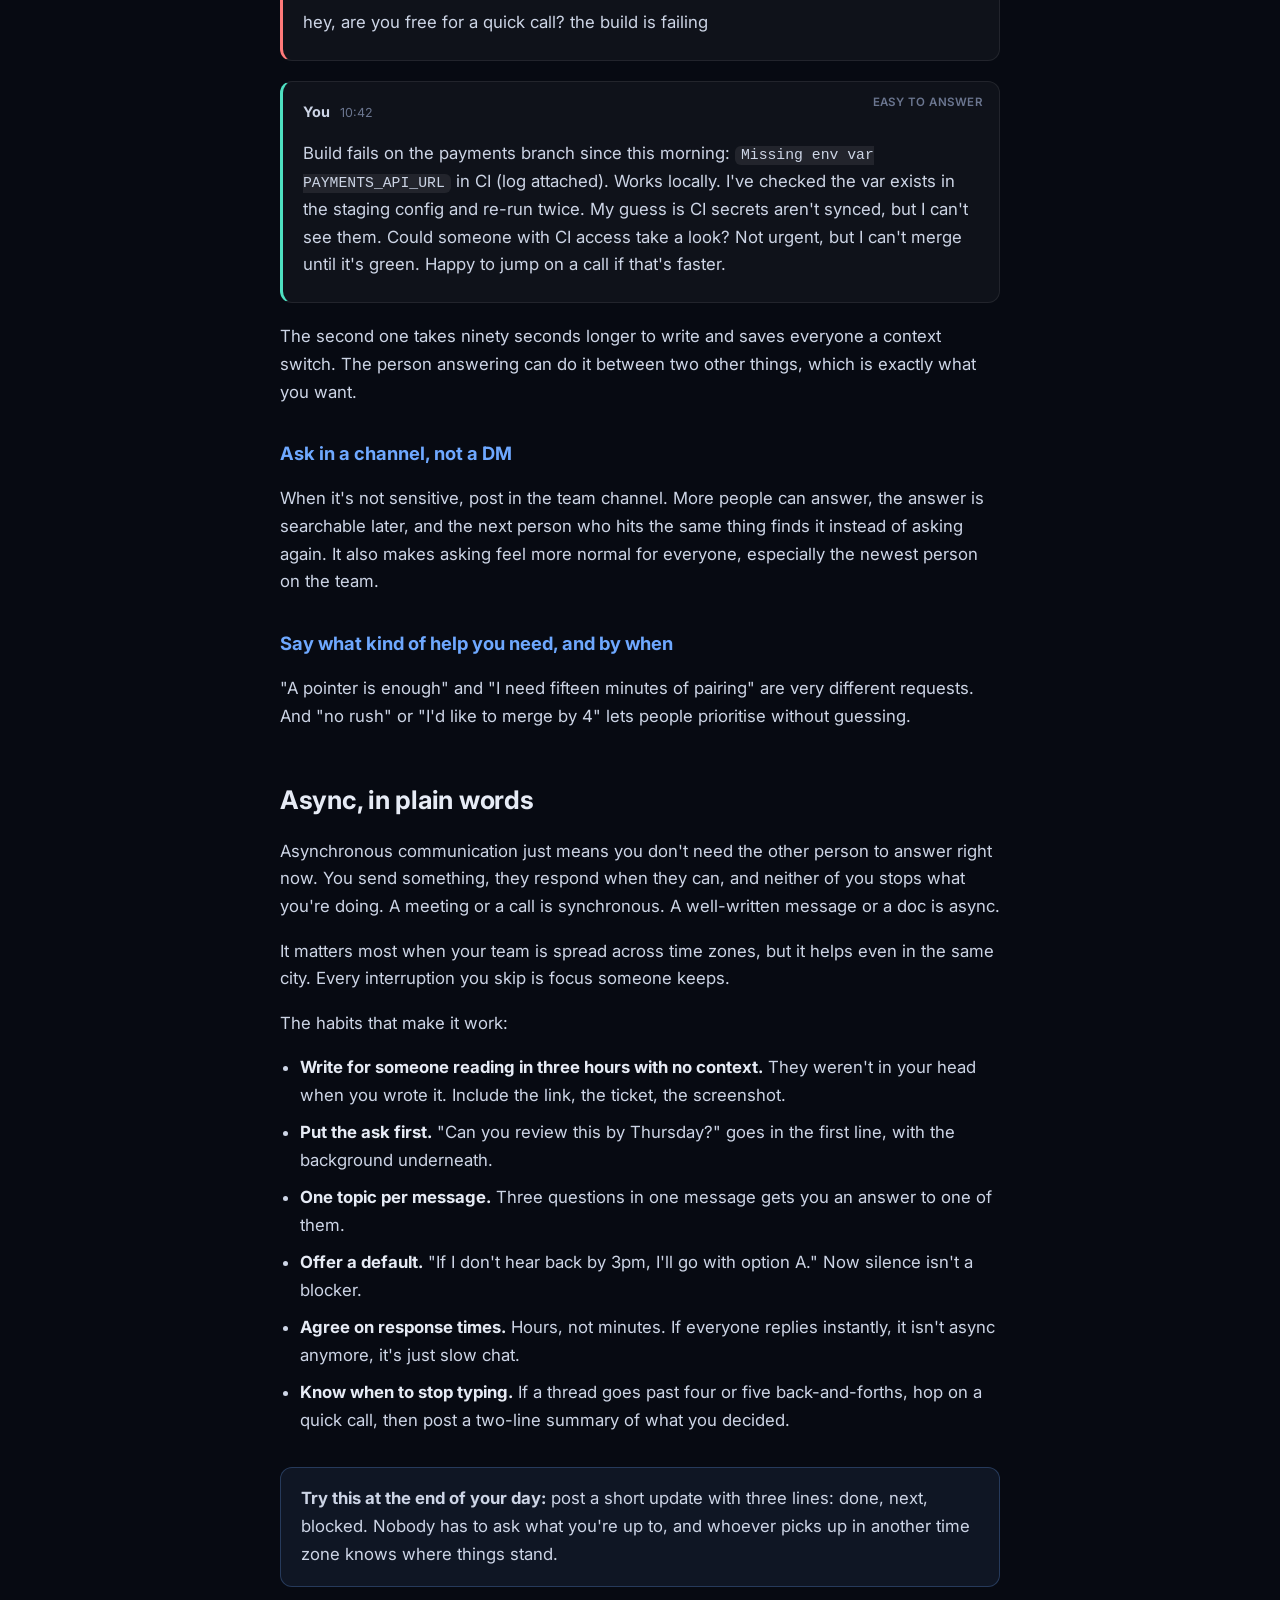
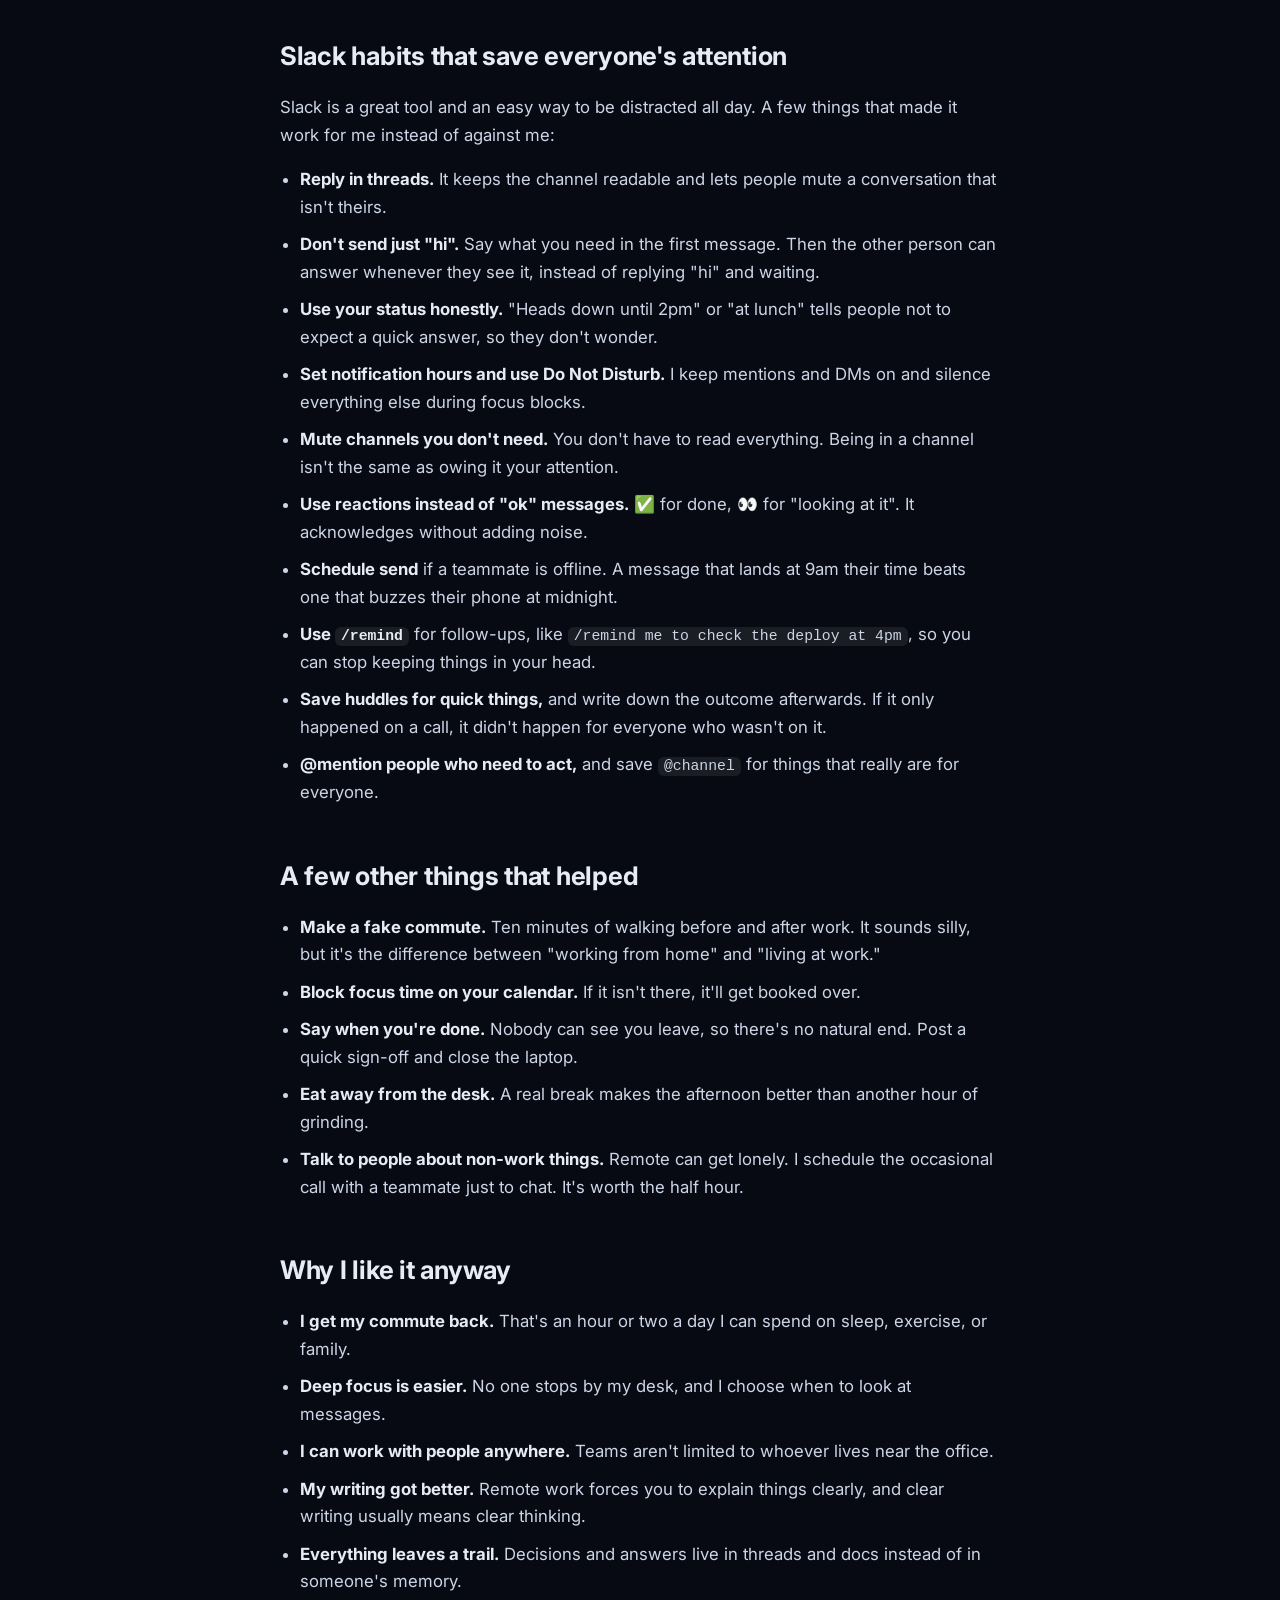
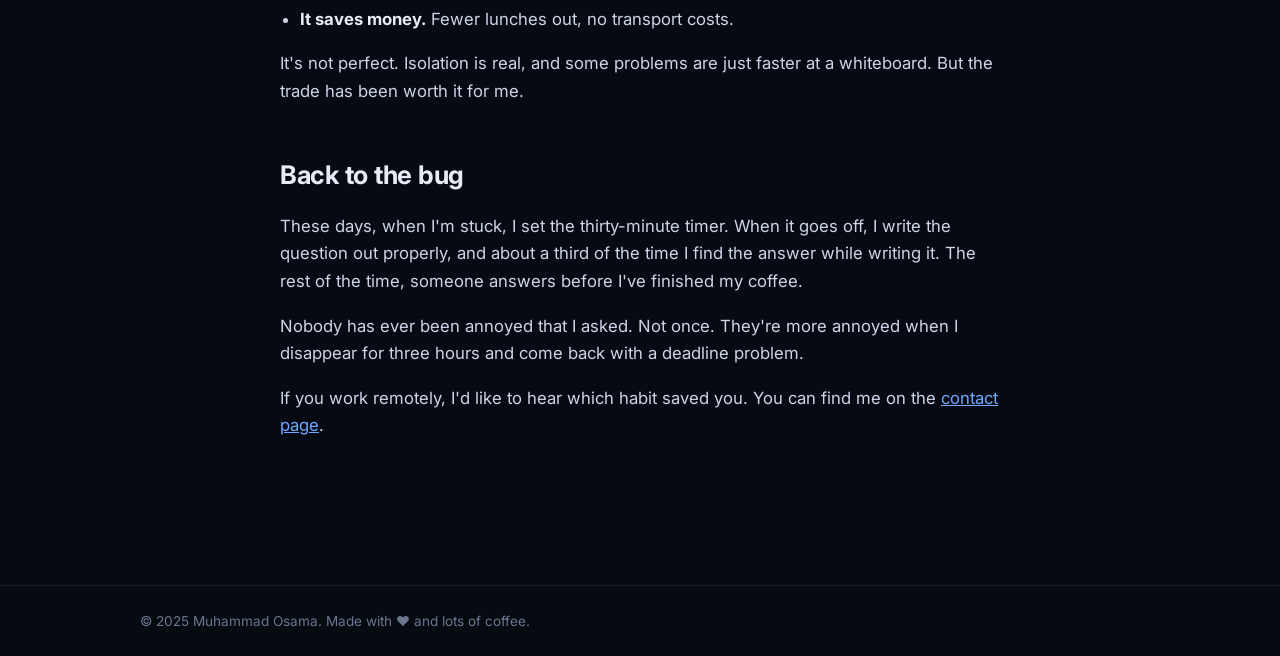
<file: docs/blogs/working-remotely.html>
<!DOCTYPE html>
<html lang="en">
  <head>
    <meta charset="UTF-8" />
    <meta name="viewport" content="width=device-width, initial-scale=1.0" />
    <title>I Was Stuck for Three Hours Because I Didn't Want to Bother Anyone - Muhammad Osama</title>
    <meta
      name="description"
      content="Notes from working remotely: how to ask for help, how async communication really works, Slack habits, and a plain desk setup."
    />
    <link rel="preconnect" href="https://fonts.googleapis.com" />
    <link rel="preconnect" href="https://fonts.gstatic.com" crossorigin />
    <link
      href="https://fonts.googleapis.com/css2?family=Inter:wght@400;500;600;700;800&display=swap"
      rel="stylesheet"
    />
    <meta name="theme-color" content="#070a12" />
    <link rel="stylesheet" href="../style.css" />
  </head>
  <body>
    <nav>
      <div class="container nav-container">
        <div class="logo">Muhammad Osama</div>
        <ul class="navbar">
          <li><a href="../index.html">Home</a></li>
          <li><a href="../projects.html">Projects</a></li>
          <li><a class="active" href="../blogs.html">Blogs</a></li>
          <li><a href="../contact.html">Contact</a></li>
        </ul>
      </div>
    </nav>

    <main class="container">
      <article class="post">
        <a class="post-back" href="../blogs.html">&larr; All blogs</a>

        <header class="post-header">
          <p class="post-meta">November 10, 2026 &middot; 8 min read</p>
          <h1>I Was Stuck for Three Hours Because I Didn't Want to Bother Anyone</h1>
          <p class="post-lede">
            What I've learned about asking for help, writing async, and getting
            through a remote workday without losing your mind.
          </p>
        </header>

        <p>
          A few months into working from home, I lost an entire afternoon to a
          bug that turned out to be one wrong environment variable.
        </p>
        <p>
          Not a hard bug. The kind a teammate would have spotted in thirty
          seconds. In an office, someone would have walked past my screen and
          said "hey, is that the staging config?" At home, nobody walks past.
          Nobody sees you frowning. The only person who knows you're stuck is
          you, and I had decided I wasn't stuck <em>enough</em> yet to
          interrupt anyone.
        </p>
        <p>
          Three hours later I finally typed the whole problem out in Slack,
          mostly so I could say I'd tried everything. Halfway through writing
          it, I saw the mistake myself. I sent the message anyway, with a
          "never mind, found it" at the end. A teammate replied within six
          minutes: "ha, that one gets everyone."
        </p>
        <p>
          That afternoon taught me more about remote work than any setup guide.
          The hard part isn't the distance. It's that everything which used to
          happen by accident now has to happen on purpose: asking for help,
          knowing what everyone else is doing, even knowing when to stop for the
          day.
        </p>
        <p>Here's what I do now. None of it is fancy.</p>

        <h2>The setup is boring on purpose</h2>
        <p>
          A laptop, one monitor, a keyboard, a mouse, and a paper notebook. That's
          it. I keep Slack and docs on the laptop screen and code on the
          monitor, so I'm never alt-tabbing between "the thing I'm building" and
          "the person who's asking me something."
        </p>

        <figure>
          <img
            src="../images/remote-desk-setup.svg"
            alt="Illustration of a simple desk: a laptop on the left, one monitor showing code in the middle, a keyboard and mouse in front, and a notebook with a pen at the front left."
            width="800"
            height="450"
          />
          <figcaption>
            Laptop for chat and docs, monitor for code, notebook for the plan.
          </figcaption>
        </figure>

        <p>
          If I had to give up one of those things, it wouldn't be the monitor.
          It'd be the notebook, which brings me to the first habit.
        </p>

        <h2>Plan your day before you open Slack</h2>
        <p>
          If you don't decide what your day is about, your inbox will decide for
          you. So the first ten minutes of my day are for the notebook, before
          any chat app is open.
        </p>
        <p>I write down four things:</p>
        <ul>
          <li>The three things I want finished today. Three, not eight.</li>
          <li>
            Anything I'm blocked on, and who I need to ask. This is the one that
            would've saved my afternoon.
          </li>
          <li>
            A rough shape for the day: when I'll focus, when I'll answer
            messages, when I'll eat.
          </li>
          <li>What I'll start with tomorrow (written the evening before).</li>
        </ul>

        <figure>
          <img
            src="../images/daily-plan-notebook.svg"
            alt="A handwritten notebook page for Tuesday listing three top tasks, one blocker to raise in the infra channel, and a schedule with two focus blocks."
            width="640"
            height="420"
          />
          <figcaption>
            Nothing clever. It just has to fit on one page, so it stays honest.
          </figcaption>
        </figure>

        <p>
          That last one matters more than it looks. Ending the day with "tomorrow
          starts with X" means I don't spend the first half hour working out
          where I left off.
        </p>

        <h2>How to ask for help when nobody can see you struggle</h2>
        <p>
          Most people wait too long to ask, and then ask badly. I've done both.
          This is what works for me.
        </p>

        <h3>Give yourself a timer</h3>
        <p>
          I use thirty minutes of honest effort. If I'm still stuck after that,
          I ask. Pick your own number, but pick one. Without a number, pride
          fills the gap and three hours go by.
        </p>

        <h3>Write the question so it can be answered without a call</h3>
        <p>
          A good question has what you're trying to do, what you expected, what
          actually happened, and what you already tried. Add the error text or a
          link. That's most of the work, and it often solves the problem before
          you hit send. Compare these two:
        </p>

        <div class="msg msg-bad">
          <span class="msg-tag">Hard to answer</span>
          <p class="msg-author"><strong>You</strong> <span>10:42</span></p>
          <p>hey, are you free for a quick call? the build is failing</p>
        </div>

        <div class="msg msg-good">
          <span class="msg-tag">Easy to answer</span>
          <p class="msg-author"><strong>You</strong> <span>10:42</span></p>
          <p>
            Build fails on the payments branch since this morning:
            <code>Missing env var PAYMENTS_API_URL</code> in CI (log
            attached). Works locally. I've checked the var exists in the staging
            config and re-run twice. My guess is CI secrets aren't synced, but I
            can't see them. Could someone with CI access take a look? Not
            urgent, but I can't merge until it's green. Happy to jump on a call
            if that's faster.
          </p>
        </div>

        <p>
          The second one takes ninety seconds longer to write and saves everyone
          a context switch. The person answering can do it between two other
          things, which is exactly what you want.
        </p>

        <h3>Ask in a channel, not a DM</h3>
        <p>
          When it's not sensitive, post in the team channel. More people can
          answer, the answer is searchable later, and the next person who hits
          the same thing finds it instead of asking again. It also makes asking
          feel more normal for everyone, especially the newest person on the
          team.
        </p>

        <h3>Say what kind of help you need, and by when</h3>
        <p>
          "A pointer is enough" and "I need fifteen minutes of pairing" are very
          different requests. And "no rush" or "I'd like to merge by 4" lets
          people prioritise without guessing.
        </p>

        <h2>Async, in plain words</h2>
        <p>
          Asynchronous communication just means you don't need the other person
          to answer right now. You send something, they respond when they can,
          and neither of you stops what you're doing. A meeting or a call is
          synchronous. A well-written message or a doc is async.
        </p>
        <p>
          It matters most when your team is spread across time zones, but it
          helps even in the same city. Every interruption you skip is focus
          someone keeps.
        </p>
        <p>The habits that make it work:</p>
        <ul>
          <li>
            <strong>Write for someone reading in three hours with no context.</strong>
            They weren't in your head when you wrote it. Include the link, the
            ticket, the screenshot.
          </li>
          <li>
            <strong>Put the ask first.</strong> "Can you review this by Thursday?"
            goes in the first line, with the background underneath.
          </li>
          <li>
            <strong>One topic per message.</strong> Three questions in one
            message gets you an answer to one of them.
          </li>
          <li>
            <strong>Offer a default.</strong> "If I don't hear back by 3pm, I'll
            go with option A." Now silence isn't a blocker.
          </li>
          <li>
            <strong>Agree on response times.</strong> Hours, not minutes. If
            everyone replies instantly, it isn't async anymore, it's just slow
            chat.
          </li>
          <li>
            <strong>Know when to stop typing.</strong> If a thread goes past
            four or five back-and-forths, hop on a quick call, then post a
            two-line summary of what you decided.
          </li>
        </ul>

        <div class="callout">
          <strong>Try this at the end of your day:</strong> post a short update
          with three lines: done, next, blocked. Nobody has to ask what you're up
          to, and whoever picks up in another time zone knows where things stand.
        </div>

        <h2>Slack habits that save everyone's attention</h2>
        <p>
          Slack is a great tool and an easy way to be distracted all day. A few
          things that made it work for me instead of against me:
        </p>
        <ul>
          <li>
            <strong>Reply in threads.</strong> It keeps the channel readable and
            lets people mute a conversation that isn't theirs.
          </li>
          <li>
            <strong>Don't send just "hi".</strong> Say what you need in the first
            message. Then the other person can answer whenever they see it,
            instead of replying "hi" and waiting.
          </li>
          <li>
            <strong>Use your status honestly.</strong> "Heads down until 2pm" or
            "at lunch" tells people not to expect a quick answer, so they don't
            wonder.
          </li>
          <li>
            <strong>Set notification hours and use Do Not Disturb.</strong> I keep
            mentions and DMs on and silence everything else during focus blocks.
          </li>
          <li>
            <strong>Mute channels you don't need.</strong> You don't have to read
            everything. Being in a channel isn't the same as owing it your
            attention.
          </li>
          <li>
            <strong>Use reactions instead of "ok" messages.</strong> ✅ for done,
            👀 for "looking at it". It acknowledges without adding noise.
          </li>
          <li>
            <strong>Schedule send</strong> if a teammate is offline. A message
            that lands at 9am their time beats one that buzzes their phone at
            midnight.
          </li>
          <li>
            <strong>Use <code>/remind</code></strong> for follow-ups, like
            <code>/remind me to check the deploy at 4pm</code>, so you can stop
            keeping things in your head.
          </li>
          <li>
            <strong>Save huddles for quick things,</strong> and write down the
            outcome afterwards. If it only happened on a call, it didn't happen
            for everyone who wasn't on it.
          </li>
          <li>
            <strong>@mention people who need to act,</strong> and save
            <code>@channel</code> for things that really are for everyone.
          </li>
        </ul>

        <h2>A few other things that helped</h2>
        <ul>
          <li>
            <strong>Make a fake commute.</strong> Ten minutes of walking before
            and after work. It sounds silly, but it's the difference between
            "working from home" and "living at work."
          </li>
          <li>
            <strong>Block focus time on your calendar.</strong> If it isn't
            there, it'll get booked over.
          </li>
          <li>
            <strong>Say when you're done.</strong> Nobody can see you leave, so
            there's no natural end. Post a quick sign-off and close the laptop.
          </li>
          <li>
            <strong>Eat away from the desk.</strong> A real break makes the
            afternoon better than another hour of grinding.
          </li>
          <li>
            <strong>Talk to people about non-work things.</strong> Remote can get
            lonely. I schedule the occasional call with a teammate just to chat.
            It's worth the half hour.
          </li>
        </ul>

        <h2>Why I like it anyway</h2>
        <ul>
          <li>
            <strong>I get my commute back.</strong> That's an hour or two a day
            I can spend on sleep, exercise, or family.
          </li>
          <li>
            <strong>Deep focus is easier.</strong> No one stops by my desk, and I
            choose when to look at messages.
          </li>
          <li>
            <strong>I can work with people anywhere.</strong> Teams aren't
            limited to whoever lives near the office.
          </li>
          <li>
            <strong>My writing got better.</strong> Remote work forces you to
            explain things clearly, and clear writing usually means clear
            thinking.
          </li>
          <li>
            <strong>Everything leaves a trail.</strong> Decisions and answers
            live in threads and docs instead of in someone's memory.
          </li>
          <li>
            <strong>It saves money.</strong> Fewer lunches out, no transport
            costs.
          </li>
        </ul>
        <p>
          It's not perfect. Isolation is real, and some problems are just faster
          at a whiteboard. But the trade has been worth it for me.
        </p>

        <h2>Back to the bug</h2>
        <p>
          These days, when I'm stuck, I set the thirty-minute timer. When it
          goes off, I write the question out properly, and about a third of the
          time I find the answer while writing it. The rest of the time, someone
          answers before I've finished my coffee.
        </p>
        <p>
          Nobody has ever been annoyed that I asked. Not once. They're more
          annoyed when I disappear for three hours and come back with a deadline
          problem.
        </p>
        <p>
          If you work remotely, I'd like to hear which habit saved you. You can
          find me on the <a href="../contact.html">contact page</a>.
        </p>
      </article>
    </main>

    <footer class="main-footer">
      <div class="footer-bottom">
        <div class="container">
          <p>&copy; 2025 Muhammad Osama. Made with ❤️ and lots of coffee.</p>
        </div>
      </div>
    </footer>
  </body>
</html>
</file>
<file: docs/style.css>
/* ==========================================================================
   Design tokens
   ========================================================================== */
:root {
  --bg: #070a12;
  --bg-elev: #0d1220;
  --surface: rgba(255, 255, 255, 0.035);
  --surface-hover: rgba(255, 255, 255, 0.06);
  --border: rgba(255, 255, 255, 0.08);
  --border-strong: rgba(255, 255, 255, 0.16);
  --text: #e6ebf5;
  --text-muted: #94a0b8;
  --text-dim: #6b7690;
  --accent: #6ea8ff;
  --accent-2: #b07cff;
  --accent-3: #4ee0c1;
  --gradient: linear-gradient(120deg, #6ea8ff 0%, #b07cff 55%, #ff7ad9 100%);
  --radius: 16px;
  --shadow: 0 10px 40px -12px rgba(0, 0, 0, 0.6);
  --font: "Inter", -apple-system, "Segoe UI", Roboto, Arial, sans-serif;
}

/* ==========================================================================
   Base
   ========================================================================== */
*,
*::before,
*::after {
  box-sizing: border-box;
}

html {
  scroll-behavior: smooth;
}

body {
  margin: 0;
  font-family: var(--font);
  background: var(--bg);
  color: var(--text);
  line-height: 1.65;
  min-height: 100vh;
  display: flex;
  flex-direction: column;
  -webkit-font-smoothing: antialiased;
  position: relative;
  overflow-x: hidden;
}

/* Ambient background glow + subtle grid */
body::before {
  content: "";
  position: fixed;
  inset: 0;
  z-index: -2;
  background:
    radial-gradient(60rem 40rem at 15% -10%, rgba(110, 168, 255, 0.16), transparent 60%),
    radial-gradient(50rem 36rem at 90% 5%, rgba(176, 124, 255, 0.14), transparent 60%),
    radial-gradient(40rem 30rem at 50% 110%, rgba(78, 224, 193, 0.08), transparent 60%);
}

body::after {
  content: "";
  position: fixed;
  inset: 0;
  z-index: -1;
  background-image:
    linear-gradient(rgba(255, 255, 255, 0.025) 1px, transparent 1px),
    linear-gradient(90deg, rgba(255, 255, 255, 0.025) 1px, transparent 1px);
  background-size: 56px 56px;
  -webkit-mask-image: radial-gradient(ellipse at 50% 0%, #000 20%, transparent 75%);
  mask-image: radial-gradient(ellipse at 50% 0%, #000 20%, transparent 75%);
}

main {
  flex: 1;
}

.container {
  width: 90%;
  max-width: 1000px;
  margin: 0 auto;
}

::selection {
  background: rgba(110, 168, 255, 0.35);
}

a {
  color: var(--accent);
}

/* ==========================================================================
   Navbar
   ========================================================================== */
nav {
  position: sticky;
  top: 0;
  z-index: 100;
  background: rgba(7, 10, 18, 0.65);
  -webkit-backdrop-filter: blur(16px) saturate(160%);
  backdrop-filter: blur(16px) saturate(160%);
  border-bottom: 1px solid var(--border);
}

.nav-container {
  display: flex;
  align-items: center;
  justify-content: space-between;
  padding: 0.9rem 0;
}

.logo {
  font-size: 1.15rem;
  font-weight: 700;
  letter-spacing: -0.01em;
  background: var(--gradient);
  -webkit-background-clip: text;
  background-clip: text;
  -webkit-text-fill-color: transparent;
}

.navbar {
  list-style: none;
  display: flex;
  gap: 0.25rem;
  margin: 0;
  padding: 0;
}

.navbar li a {
  display: block;
  color: var(--text-muted);
  text-decoration: none;
  font-size: 0.92rem;
  font-weight: 500;
  padding: 0.45rem 0.9rem;
  border-radius: 999px;
  transition: color 0.2s, background 0.2s;
}

.navbar li a:hover,
.navbar li a.active {
  color: var(--text);
  background: var(--surface-hover);
}

/* ==========================================================================
   Hero
   ========================================================================== */
.intro-section {
  padding: 5rem 0 3rem;
  display: flex;
  justify-content: center;
}

.intro-flex {
  display: flex;
  align-items: center;
  gap: 3.5rem;
  flex-wrap: wrap;
  justify-content: center;
}

.profile-wrap {
  position: relative;
  flex-shrink: 0;
}

.profile-wrap::before {
  content: "";
  position: absolute;
  inset: -6px;
  border-radius: 50%;
  background: var(--gradient);
  filter: blur(22px);
  opacity: 0.55;
  animation: pulse 6s ease-in-out infinite;
}

.profile-pic {
  position: relative;
  width: 240px;
  height: 240px;
  border-radius: 50%;
  object-fit: cover;
  border: 3px solid transparent;
  background:
    linear-gradient(var(--bg), var(--bg)) padding-box,
    var(--gradient) border-box;
  box-shadow: var(--shadow);
  display: block;
}

@keyframes pulse {
  0%, 100% { opacity: 0.4; transform: scale(1); }
  50% { opacity: 0.7; transform: scale(1.04); }
}

.intro-text {
  max-width: 540px;
}

.eyebrow {
  display: inline-flex;
  align-items: center;
  gap: 0.5rem;
  font-size: 0.8rem;
  font-weight: 500;
  color: var(--accent-3);
  background: rgba(78, 224, 193, 0.08);
  border: 1px solid rgba(78, 224, 193, 0.25);
  padding: 0.3rem 0.8rem;
  border-radius: 999px;
  margin-bottom: 1.1rem;
}

.eyebrow::before {
  content: "";
  width: 7px;
  height: 7px;
  border-radius: 50%;
  background: var(--accent-3);
  box-shadow: 0 0 10px var(--accent-3);
  animation: blink 2s ease-in-out infinite;
}

@keyframes blink {
  50% { opacity: 0.35; }
}

.greeting {
  display: flex;
  align-items: center;
  gap: 0.75rem;
  margin-bottom: 0.75rem;
}

.intro-section h1 {
  font-size: clamp(2.2rem, 5vw, 3.4rem);
  line-height: 1.1;
  letter-spacing: -0.03em;
  font-weight: 800;
  margin: 0;
}

.name-gradient {
  background: var(--gradient);
  -webkit-background-clip: text;
  background-clip: text;
  -webkit-text-fill-color: transparent;
}

.wave {
  display: inline-block;
  font-size: 2.4rem;
  transform-origin: 70% 70%;
  animation: wave-animation 2.5s infinite;
}

@keyframes wave-animation {
  0% { transform: rotate(0deg); }
  10% { transform: rotate(14deg); }
  20% { transform: rotate(-8deg); }
  30% { transform: rotate(14deg); }
  40% { transform: rotate(-4deg); }
  50% { transform: rotate(10deg); }
  60%, 100% { transform: rotate(0deg); }
}

.intro-section p {
  font-size: 1.1rem;
  color: var(--text-muted);
  margin: 0 0 1.75rem;
}

.social-links {
  display: flex;
  flex-wrap: wrap;
  gap: 0.75rem;
}

.social-links a {
  color: var(--text);
  background: var(--surface);
  padding: 0.6rem 1.25rem;
  border-radius: 999px;
  text-decoration: none;
  font-size: 0.92rem;
  font-weight: 500;
  border: 1px solid var(--border);
  transition: transform 0.2s, background 0.2s, border-color 0.2s, box-shadow 0.2s;
}

.social-links a:hover {
  background: var(--surface-hover);
  border-color: var(--border-strong);
  transform: translateY(-2px);
}

.social-links a.resume-button,
.resume-button {
  background: var(--gradient);
  color: #0a0d18;
  font-weight: 600;
  border: none;
  box-shadow: 0 8px 24px -8px rgba(176, 124, 255, 0.6);
}

.social-links a.resume-button:hover {
  background: var(--gradient);
  filter: brightness(1.1);
  box-shadow: 0 12px 28px -8px rgba(176, 124, 255, 0.8);
}

/* ==========================================================================
   Section titles
   ========================================================================== */
.section-title {
  position: relative;
  display: block;
  width: 100%;
  margin: 0 0 3rem;
  text-align: center;
  font-size: clamp(1.7rem, 4vw, 2.3rem);
  font-weight: 800;
  letter-spacing: -0.02em;
  color: var(--text);
}

.section-title::after {
  content: "";
  display: block;
  width: 56px;
  height: 4px;
  border-radius: 4px;
  margin: 0.9rem auto 0;
  background: var(--gradient);
}

/* ==========================================================================
   About
   ========================================================================== */
.about-section,
.experience-section {
  padding: 3.5rem 0;
}

.about-section {
  text-align: center;
}

.about-section p {
  color: var(--text-muted);
  max-width: 760px;
  margin: 0 auto 1.1rem;
  font-size: 1.02rem;
}

/* ==========================================================================
   Experience timeline
   ========================================================================== */
.experience-list {
  position: relative;
  display: flex;
  flex-direction: column;
  gap: 1.25rem;
  padding-left: 2rem;
  text-align: left;
}

.experience-list::before {
  content: "";
  position: absolute;
  left: 7px;
  top: 8px;
  bottom: 8px;
  width: 2px;
  background: linear-gradient(var(--accent), var(--accent-2), transparent);
  opacity: 0.5;
}

.experience-item {
  position: relative;
  background: var(--surface);
  border: 1px solid var(--border);
  border-radius: var(--radius);
  padding: 1.4rem 1.6rem;
  transition: transform 0.25s, border-color 0.25s, background 0.25s;
}

.experience-item::before {
  content: "";
  position: absolute;
  left: calc(-2rem + 1px);
  top: 1.75rem;
  width: 14px;
  height: 14px;
  border-radius: 50%;
  background: var(--bg);
  border: 3px solid var(--accent);
  box-shadow: 0 0 0 4px rgba(110, 168, 255, 0.15);
}

.experience-item:hover {
  transform: translateX(4px);
  background: var(--surface-hover);
  border-color: var(--border-strong);
}

.experience-head {
  display: flex;
  justify-content: space-between;
  align-items: baseline;
  flex-wrap: wrap;
  gap: 0.5rem 1rem;
  margin-bottom: 0.8rem;
}

.experience-head h3 {
  margin: 0;
  font-size: 1.1rem;
  font-weight: 700;
  color: var(--text);
}

.experience-head span {
  font-size: 0.8rem;
  font-weight: 500;
  color: var(--accent);
  background: rgba(110, 168, 255, 0.1);
  padding: 0.2rem 0.7rem;
  border-radius: 999px;
}

.experience-item ul {
  margin: 0;
  padding-left: 1.1rem;
}

.experience-item li {
  color: var(--text-muted);
  font-size: 0.95rem;
  margin-bottom: 0.45rem;
}

.experience-item li::marker {
  color: var(--accent-2);
}

.experience-item li:last-child {
  margin-bottom: 0;
}

/* ==========================================================================
   Projects & open source cards
   ========================================================================== */
.projects-section {
  padding: 3.5rem 0;
}

.projects-grid {
  display: grid;
  grid-template-columns: repeat(auto-fit, minmax(300px, 1fr));
  gap: 1.5rem;
}

.project-card {
  position: relative;
  display: flex;
  flex-direction: column;
  background: var(--surface);
  border: 1px solid var(--border);
  border-radius: var(--radius);
  overflow: hidden;
  transition: transform 0.3s, border-color 0.3s, box-shadow 0.3s;
}

.project-card::after {
  content: "";
  position: absolute;
  inset: 0;
  border-radius: inherit;
  padding: 1px;
  background: var(--gradient);
  -webkit-mask: linear-gradient(#000 0 0) content-box, linear-gradient(#000 0 0);
  -webkit-mask-composite: xor;
  mask-composite: exclude;
  opacity: 0;
  transition: opacity 0.3s;
  pointer-events: none;
}

.project-card:hover {
  transform: translateY(-6px);
  box-shadow: 0 24px 50px -20px rgba(110, 168, 255, 0.35);
}

.project-card:hover::after {
  opacity: 1;
}

.project-image {
  width: 100%;
  height: 180px;
  object-fit: cover;
  display: block;
  filter: saturate(0.9) brightness(0.85);
  transition: transform 0.5s, filter 0.3s;
}

.project-card:hover .project-image {
  transform: scale(1.05);
  filter: saturate(1.1) brightness(1);
}

.project-card {
  isolation: isolate;
}

.project-content {
  padding: 1.4rem;
  display: flex;
  flex-direction: column;
  flex: 1;
  background: linear-gradient(transparent, rgba(7, 10, 18, 0.4));
}

.project-header {
  display: flex;
  justify-content: space-between;
  align-items: center;
  margin-bottom: 0.6rem;
}

.project-title {
  margin: 0;
  font-size: 1.2rem;
  font-weight: 700;
  color: var(--text);
}

.project-link {
  display: inline-flex;
  padding: 0.4rem;
  border-radius: 10px;
  transition: background 0.2s;
}

.project-link:hover {
  background: var(--surface-hover);
}

.project-link img {
  width: 22px;
  height: 22px;
  filter: invert(1) opacity(0.8);
}

.project-description {
  font-size: 0.92rem;
  color: var(--text-muted);
  margin: 0 0 1.1rem;
  flex: 1;
}

.project-tech {
  display: flex;
  align-items: center;
  gap: 0.6rem;
  padding-top: 1rem;
  border-top: 1px solid var(--border);
}

.project-tech span {
  font-size: 0.78rem;
  color: var(--text-dim);
}

.project-tech img {
  width: 22px;
  height: 22px;
}

.project-tech img.mono-icon {
  filter: invert(1);
}

/* Open source */
.oss-card::before {
  content: "";
  height: 3px;
  background: var(--gradient);
}

.oss-card .project-description {
  flex: none;
}

.oss-pr-list {
  list-style: none;
  padding: 0;
  margin: 0 0 1rem;
  flex: 1;
}

.oss-pr-list li {
  display: flex;
  flex-wrap: wrap;
  align-items: center;
  gap: 0.5rem;
  padding: 0.6rem 0;
  font-size: 0.88rem;
  color: var(--text-muted);
  border-bottom: 1px dashed var(--border);
}

.oss-pr-list li:last-child {
  border-bottom: none;
}

.oss-pr-list a {
  color: var(--accent);
  text-decoration: none;
  font-weight: 600;
  font-variant-numeric: tabular-nums;
}

.oss-pr-list a:hover {
  text-decoration: underline;
}

.oss-pr-list span {
  flex: 1;
  min-width: 200px;
}

.oss-badge {
  font-style: normal;
  font-size: 0.68rem;
  font-weight: 600;
  letter-spacing: 0.03em;
  text-transform: uppercase;
  padding: 0.15rem 0.6rem;
  border-radius: 999px;
  color: #b9a4ff;
  background: rgba(176, 124, 255, 0.14);
  border: 1px solid rgba(176, 124, 255, 0.35);
}

/* ==========================================================================
   Tech skills
   ========================================================================== */
.tech-skills-section {
  padding: 3.5rem 0;
  text-align: center;
}

.skills-grid {
  display: grid;
  grid-template-columns: repeat(auto-fit, minmax(110px, 1fr));
  gap: 1rem;
}

.skill-item {
  display: flex;
  flex-direction: column;
  align-items: center;
  gap: 0.6rem;
  padding: 1.2rem 0.5rem;
  background: var(--surface);
  border: 1px solid var(--border);
  border-radius: 14px;
  transition: transform 0.25s, border-color 0.25s, background 0.25s;
}

.skill-item:hover {
  transform: translateY(-4px);
  background: var(--surface-hover);
  border-color: var(--border-strong);
}

.skill-item img {
  width: 44px;
  height: 44px;
  object-fit: contain;
  transition: transform 0.3s;
}

.skill-item:hover img {
  transform: scale(1.12) rotate(-3deg);
}

.skill-item p {
  margin: 0;
  font-size: 0.82rem;
  font-weight: 500;
  color: var(--text-muted);
}

/* ==========================================================================
   Blogs
   ========================================================================== */
.blogs-section {
  padding: 4rem 0;
}

.blogs-intro {
  text-align: center;
  color: var(--text-muted);
  max-width: 640px;
  margin: 0 auto 2rem;
}

.blog-card {
  background: var(--surface);
  border: 1px solid var(--border);
  border-radius: var(--radius);
  padding: 1.5rem;
  transition: transform 0.25s, border-color 0.25s;
}

.blog-card:hover {
  transform: translateY(-4px);
  border-color: var(--border-strong);
}

.blog-card h3 {
  margin-top: 0;
}

.blog-card p {
  color: var(--text-muted);
}

.blog-card a {
  color: var(--accent);
  text-decoration: none;
  font-weight: 600;
}

.blog-card a:hover {
  text-decoration: underline;
}

.blog-grid {
  display: grid;
  grid-template-columns: repeat(auto-fill, minmax(280px, 1fr));
  gap: 1.5rem;
}

.blog-meta {
  margin: 0 0 0.5rem;
  font-size: 0.8rem;
  color: var(--text-dim);
}

/* ---- Single blog post ---- */
.post {
  max-width: 720px;
  margin: 0 auto;
  padding: 3rem 0 5rem;
  font-size: 1.05rem;
}

.post-back {
  display: inline-block;
  margin-bottom: 2rem;
  font-size: 0.9rem;
  text-decoration: none;
  color: var(--text-muted);
}

.post-back:hover {
  color: var(--accent);
}

.post-meta {
  margin: 0 0 0.75rem;
  font-size: 0.85rem;
  color: var(--text-dim);
}

.post-header h1 {
  margin: 0 0 1rem;
  font-size: clamp(1.9rem, 5vw, 2.6rem);
  line-height: 1.2;
  letter-spacing: -0.02em;
}

.post-lede {
  margin: 0 0 2.5rem;
  font-size: 1.15rem;
  color: var(--text-muted);
}

.post h2 {
  margin: 3rem 0 1rem;
  font-size: 1.6rem;
  letter-spacing: -0.01em;
}

.post h3 {
  margin: 2rem 0 0.5rem;
  font-size: 1.15rem;
  color: var(--accent);
}

.post p,
.post li {
  color: #cdd5e6;
}

.post ul {
  padding-left: 1.25rem;
}

.post li {
  margin-bottom: 0.6rem;
}

.post li strong {
  color: var(--text);
}

.post code {
  padding: 0.1em 0.4em;
  font-size: 0.88em;
  background: rgba(255, 255, 255, 0.08);
  border-radius: 6px;
}

.post figure {
  margin: 2rem 0;
}

.post figure img {
  display: block;
  width: 100%;
  height: auto;
  border: 1px solid var(--border);
  border-radius: var(--radius);
  box-shadow: var(--shadow);
}

.post figcaption {
  margin-top: 0.6rem;
  font-size: 0.85rem;
  text-align: center;
  color: var(--text-dim);
}

.msg {
  position: relative;
  margin: 1.25rem 0;
  padding: 1.1rem 1.25rem 0.4rem;
  background: var(--surface);
  border: 1px solid var(--border);
  border-left: 3px solid var(--text-dim);
  border-radius: 12px;
}

.msg-good {
  border-left-color: var(--accent-3);
}

.msg-bad {
  border-left-color: #ff7a7a;
}

.msg-tag {
  position: absolute;
  top: 0.7rem;
  right: 1rem;
  font-size: 0.72rem;
  font-weight: 600;
  letter-spacing: 0.04em;
  text-transform: uppercase;
  color: var(--text-dim);
}

.msg-author {
  margin: 0 0 0.25rem;
  font-size: 0.9rem;
}

.msg-author span {
  margin-left: 0.4rem;
  font-size: 0.78rem;
  color: var(--text-dim);
}

.callout {
  margin: 2rem 0;
  padding: 1.1rem 1.25rem;
  background: rgba(110, 168, 255, 0.08);
  border: 1px solid rgba(110, 168, 255, 0.25);
  border-radius: 12px;
  color: #cdd5e6;
}

/* ==========================================================================
   Contact
   ========================================================================== */
.contact-section {
  padding: 4rem 0 5rem;
  text-align: center;
}

.contact-section .contact-wrapper {
  position: relative;
  max-width: 620px;
  margin: 0 auto;
  padding: 3.5rem 2.5rem;
  background: var(--surface);
  border: 1px solid var(--border);
  border-radius: 24px;
  box-shadow: var(--shadow);
  overflow: hidden;
}

.contact-section .contact-wrapper::before {
  content: "";
  position: absolute;
  top: -40%;
  left: 50%;
  width: 120%;
  height: 80%;
  transform: translateX(-50%);
  background: radial-gradient(closest-side, rgba(176, 124, 255, 0.25), transparent);
  pointer-events: none;
}

.contact-info-center {
  position: relative;
  display: flex;
  flex-direction: column;
  align-items: center;
}

.contact-info-center h3 {
  margin: 0 0 1rem;
  font-size: 1.8rem;
  font-weight: 800;
  letter-spacing: -0.02em;
  background: var(--gradient);
  -webkit-background-clip: text;
  background-clip: text;
  -webkit-text-fill-color: transparent;
}

.contact-info-center p {
  color: var(--text-muted);
  max-width: 420px;
  margin: 0 0 2rem;
}

.contact-details {
  display: flex;
  flex-direction: column;
  gap: 0.9rem;
  width: 100%;
  max-width: 420px;
}

.contact-item {
  display: flex;
  align-items: center;
  gap: 1rem;
  padding: 0.9rem 1.1rem;
  background: rgba(255, 255, 255, 0.04);
  border: 1px solid var(--border);
  border-radius: 12px;
  transition: transform 0.25s, border-color 0.25s, background 0.25s;
}

.contact-item:hover {
  transform: translateY(-2px);
  background: var(--surface-hover);
  border-color: rgba(110, 168, 255, 0.4);
}

.contact-icon {
  font-size: 1.3rem;
  width: 36px;
  text-align: center;
}

/* ==========================================================================
   Footer
   ========================================================================== */
.main-footer {
  margin-top: 3rem;
  border-top: 1px solid var(--border);
  background: rgba(7, 10, 18, 0.6);
  color: var(--text-dim);
}

.footer-bottom {
  padding: 1.5rem 0;
}

.footer-bottom .container {
  display: flex;
  justify-content: space-between;
  align-items: center;
  flex-wrap: wrap;
  gap: 0.5rem;
  font-size: 0.85rem;
}

.footer-bottom p {
  margin: 0;
}

#back-to-top {
  display: none;
  color: var(--text-muted);
  text-decoration: none;
  transition: color 0.2s;
}

#back-to-top:hover {
  color: var(--accent);
}

/* ==========================================================================
   Scroll reveal
   ========================================================================== */
.reveal {
  opacity: 0;
  transform: translateY(24px);
  transition: opacity 0.7s ease, transform 0.7s ease;
}

.reveal.visible {
  opacity: 1;
  transform: none;
}

@media (prefers-reduced-motion: reduce) {
  *, *::before, *::after {
    animation: none !important;
    transition: none !important;
  }
  .reveal {
    opacity: 1;
    transform: none;
  }
}

/* ==========================================================================
   Responsive
   ========================================================================== */
@media (max-width: 768px) {
  .intro-section {
    padding-top: 3rem;
  }
  .intro-flex {
    flex-direction: column;
    text-align: center;
    gap: 2rem;
  }
  .greeting,
  .social-links {
    justify-content: center;
  }
  .profile-pic {
    width: 190px;
    height: 190px;
  }
  .experience-list {
    padding-left: 1.5rem;
  }
  .experience-item::before {
    left: calc(-1.5rem + 1px);
  }
  .experience-item {
    padding: 1.1rem 1.15rem;
  }
  .contact-section .contact-wrapper {
    padding: 2.5rem 1.25rem;
  }
}

@media (max-width: 520px) {
  .navbar li a {
    padding: 0.4rem 0.6rem;
    font-size: 0.85rem;
  }
  .logo {
    font-size: 1rem;
  }
}
</file>
<file: Portfolio/style.css>
/* General Styles */
body {
  margin: 0;
  font-family: "Segoe UI", "Roboto", Arial, sans-serif;
  background: #f7f9fb;
  color: #222;
  line-height: 1.6;
}
.container {
  width: 90%;
  max-width: 900px;
  margin: 0 auto;
}

/* Navbar */
nav {
  background: #1a2233;
  color: #fff;
  box-shadow: 0 2px 8px rgba(0, 0, 0, 0.04);
}
.nav-container {
  display: flex;
  align-items: center;
  justify-content: space-between;
  padding: 1rem 0;
}
.logo {
  font-size: 1.5rem;
  font-weight: bold;
  letter-spacing: 2px;
}
.navbar {
  list-style: none;
  display: flex;
  gap: 2rem;
  margin: 0;
  padding: 0;
}
.navbar li a {
  color: #fff;
  text-decoration: none;
  font-weight: 500;
  transition: color 0.2s;
}
.navbar li a:hover {
  color: #4ea1f7;
}

/* Intro Section */
.intro-section {
  text-align: center;
  padding: 3rem 0 2rem 0;
}
.intro-section h1 {
  font-size: 2.5rem;
  margin-bottom: 0.5rem;
}
.intro-section p {
  font-size: 1.2rem;
  margin-bottom: 1.5rem;
}
.social-links {
  display: flex;
  justify-content: center;
  gap: 1.5rem;
}
.social-links a {
  color: #1a2233;
  background: #eaf1fb;
  padding: 0.5rem 1.2rem;
  border-radius: 20px;
  text-decoration: none;
  font-weight: 500;
  transition: background 0.2s, color 0.2s;
}
.social-links a:hover {
  background: #4ea1f7;
  color: #fff;
}

/* Coding Pictures */
.coding-pics {
  margin: 2rem 0 3rem 0;
}
.coding-pics h2 {
  text-align: center;
  margin-bottom: 1.5rem;
}
.pics-grid {
  display: flex;
  gap: 1.5rem;
  justify-content: center;
  flex-wrap: wrap;
}
.pics-grid img {
  width: 220px;
  height: 150px;
  object-fit: cover;
  border-radius: 12px;
  box-shadow: 0 2px 8px rgba(30, 40, 60, 0.08);
  transition: transform 0.2s;
}
.pics-grid img:hover {
  transform: scale(1.04);
}

/* About Section */
.about-section {
  padding: 2.5rem 0 2rem 0;
}
.about-section h1 {
  font-size: 2rem;
  margin-bottom: 1rem;
}
.skills-list {
  list-style: none;
  padding: 0;
  display: flex;
  gap: 1.2rem;
  flex-wrap: wrap;
}
.skills-list li {
  background: #eaf1fb;
  color: #1a2233;
  padding: 0.5rem 1.2rem;
  border-radius: 20px;
  font-weight: 500;
  margin-bottom: 0.5rem;
}

/* Contact Section */
.contact-section {
  padding: 2.5rem 0 2rem 0;
}
.contact-form {
  display: flex;
  flex-direction: column;
  gap: 1rem;
  max-width: 400px;
  margin: 0 auto 2rem auto;
  background: #fff;
  padding: 2rem 1.5rem;
  border-radius: 12px;
  box-shadow: 0 2px 12px rgba(30, 40, 60, 0.07);
}
.contact-form label {
  font-weight: 500;
}
.contact-form input,
.contact-form textarea {
  padding: 0.7rem;
  border: 1px solid #cfd8dc;
  border-radius: 6px;
  font-size: 1rem;
  font-family: inherit;
  background: #f7f9fb;
  resize: none;
}
.contact-form button {
  background: #1a2233;
  color: #fff;
  border: none;
  padding: 0.8rem;
  border-radius: 6px;
  font-size: 1rem;
  font-weight: 500;
  cursor: pointer;
  transition: background 0.2s;
}
.contact-form button:hover {
  background: #4ea1f7;
}
.contact-info {
  text-align: center;
  font-size: 1.1rem;
}
.contact-info a {
  color: #4ea1f7;
  text-decoration: none;
}
.contact-info a:hover {
  text-decoration: underline;
}

/* Footer */
footer {
  background: #1a2233;
  color: #fff;
  text-align: center;
  padding: 1.2rem 0;
  margin-top: 2rem;
  font-size: 1rem;
}

/* Responsive Design */
@media (max-width: 700px) {
  .nav-container,
  .container {
    width: 98%;
  }
  .navbar {
    gap: 1rem;
  }
  .pics-grid {
    flex-direction: column;
    align-items: center;
  }
  .skills-list {
    flex-direction: column;
    gap: 0.5rem;
    align-items: flex-start;
  }
  .contact-form {
    padding: 1rem;
  }
}

.wave {
  display: inline-block;
  animation-name: wave-animation;
  text-align: center;
  animation-duration: 2.5s;
  animation-iteration-count: infinite;
  transform-origin: 70% 70%;
  font-size: 4rem;
}

.greeting {
  font-size: 2.5rem;
  justify-content: center;
  display: flex;
  align-items: center;
  gap: 0.5rem;
}
</file>
